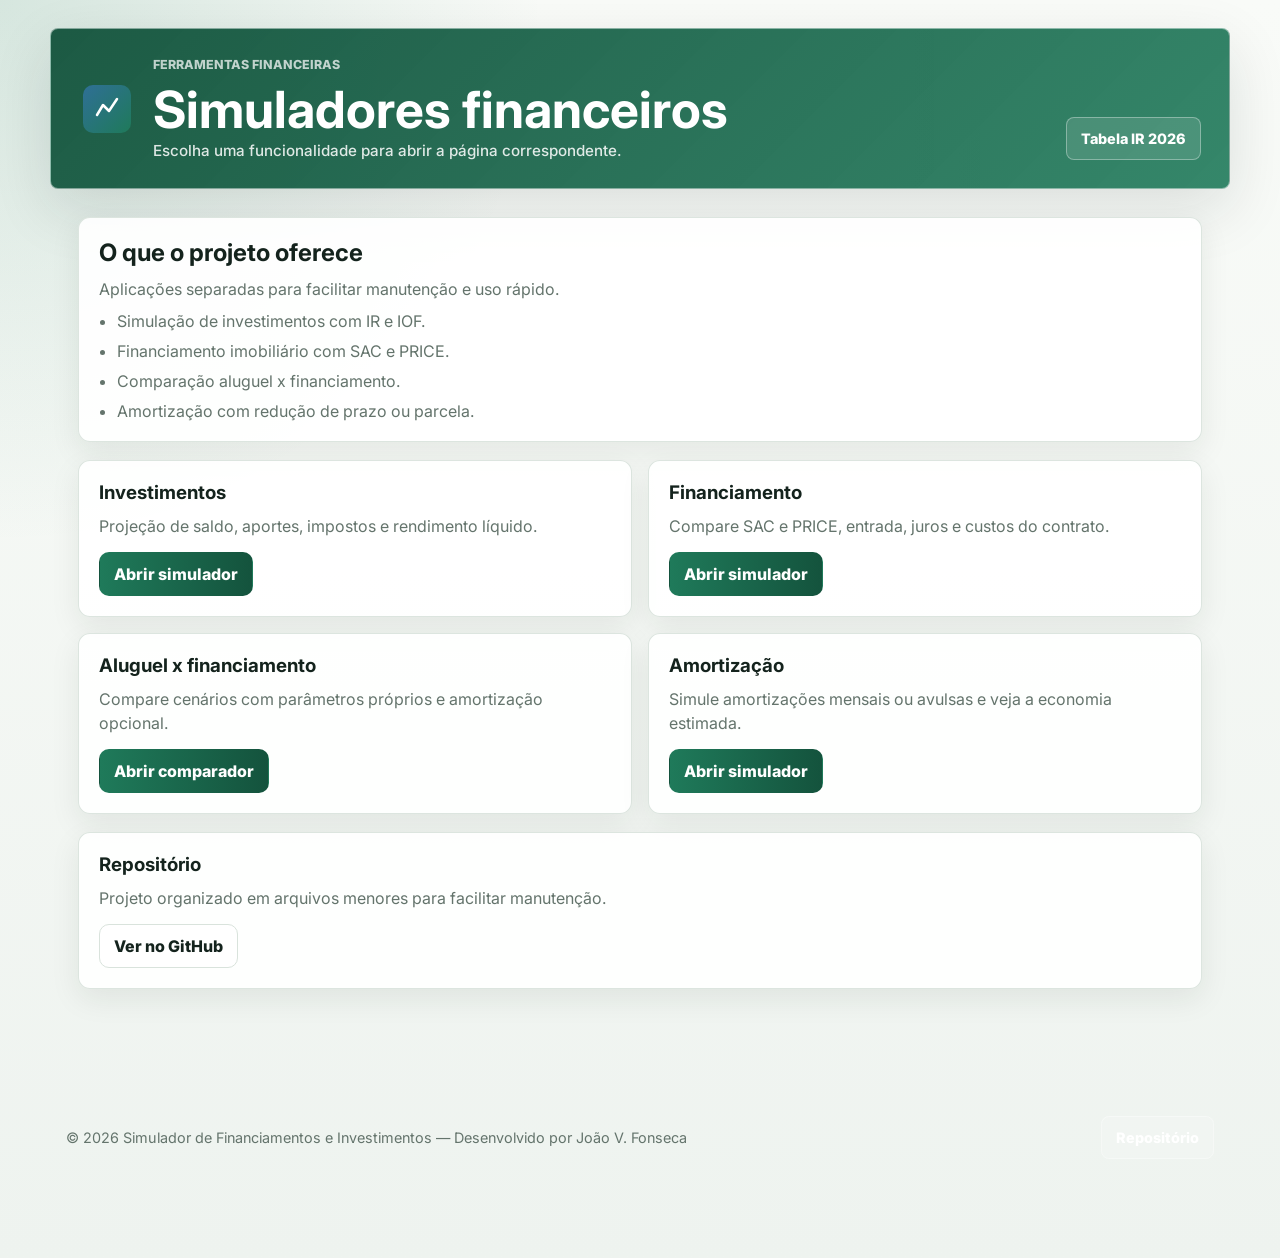
<file: index.html>
<!DOCTYPE html>
<html lang="pt-BR">
<head>
  <meta charset="UTF-8">
  <meta name="viewport" content="width=device-width, initial-scale=1.0">
  <title>Simuladores Financeiros</title>
  <meta name="description" content="Ferramentas para simular investimentos, financiamento, aluguel x financiamento e amortização.">
  <meta name="robots" content="index, follow">
  <link rel="canonical" href="https://joaovifonseca.github.io/simulador-investimentos-financiamentos/">
  <link rel="preconnect" href="https://fonts.googleapis.com">
  <link rel="preconnect" href="https://fonts.gstatic.com" crossorigin>
  <link href="https://fonts.googleapis.com/css2?family=Inter:wght@400;500;600;700;800&display=swap" rel="stylesheet">
  <link rel="stylesheet" href="page.css">
  <meta property="og:locale" content="pt_BR">
  <meta property="og:type" content="website">
  <meta property="og:title" content="Simuladores Financeiros">
  <meta property="og:description" content="Ferramentas para simular investimentos, financiamento, aluguel x financiamento e amortização.">
  <meta property="og:url" content="https://joaovifonseca.github.io/simulador-investimentos-financiamentos/">
  <meta property="og:image" content="https://joaovifonseca.github.io/simulador-investimentos-financiamentos/og-image.png">
  <meta name="twitter:card" content="summary_large_image">
  <meta name="twitter:title" content="Simuladores Financeiros">
  <meta name="twitter:description" content="Ferramentas para simular investimentos, financiamento, aluguel x financiamento e amortização.">
  <meta name="twitter:image" content="https://joaovifonseca.github.io/simulador-investimentos-financiamentos/og-image.png">
  <script type="application/ld+json">
  {
    "@context": "https://schema.org",
    "@type": "WebPage",
    "name": "Simuladores Financeiros",
    "description": "Ferramentas para simular investimentos, financiamento, aluguel x financiamento e amortização.",
    "url": "https://joaovifonseca.github.io/simulador-investimentos-financiamentos/",
    "inLanguage": "pt-BR",
    "isPartOf": {
      "@type": "WebSite",
      "name": "Simuladores Financeiros",
      "url": "https://joaovifonseca.github.io/simulador-investimentos-financiamentos/"
    }
  }
  </script>
  <style>
    .landing-hero {
      display: grid;
      gap: 18px;
      padding: 28px;
    }

    .landing-grid {
      display: grid;
      gap: 16px;
      grid-template-columns: repeat(2, minmax(0, 1fr));
    }

    .landing-card {
      background: rgba(255,255,255,.92);
      border: 1px solid rgba(217,227,220,.9);
      border-radius: 12px;
      box-shadow: var(--shadow-soft);
      padding: 20px;
      display: grid;
      gap: 10px;
    }

    .landing-card h2,
    .landing-card h3 {
      margin: 0;
    }

    .landing-card p {
      margin: 0;
      color: var(--muted);
      line-height: 1.5;
    }

    .landing-actions {
      display: flex;
      flex-wrap: wrap;
      gap: 10px;
      margin-top: 4px;
    }

    .hero-link {
      display: inline-flex;
      align-items: center;
      justify-content: center;
      min-height: 44px;
      padding: 0 14px;
      border-radius: 10px;
      text-decoration: none;
      font-weight: 800;
      border: 1px solid var(--line);
      color: var(--ink);
      background: #fff;
    }

    .hero-link.primary {
      background: linear-gradient(90deg, var(--accent), var(--accent-dark));
      color: #fff;
      border-color: transparent;
    }

    .feature-list {
      display: grid;
      gap: 10px;
      margin: 0;
      padding-left: 18px;
      color: var(--muted);
    }

    @media (max-width: 860px) {
      .landing-grid { grid-template-columns: 1fr; }
    }
  </style>
</head>
<body>
  <main class="app-shell">
    <header class="app-header">
      <div class="brand">
        <div class="logo" aria-hidden>
          <svg width="48" height="48" viewBox="0 0 48 48" fill="none" xmlns="http://www.w3.org/2000/svg">
            <rect width="48" height="48" rx="10" fill="url(#g)"/>
            <path d="M14 30L20 20L26 26L34 14" stroke="white" stroke-width="2.5" stroke-linecap="round" stroke-linejoin="round"/>
            <defs>
              <linearGradient id="g" x1="0" y1="0" x2="1" y2="1">
                <stop offset="0" stop-color="#2f6f96"/>
                <stop offset="1" stop-color="#1f7a5a"/>
              </linearGradient>
            </defs>
          </svg>
        </div>
        <div class="brand-text">
          <p class="eyebrow">Ferramentas financeiras</p>
          <h1>Simuladores financeiros</h1>
          <p class="tagline">Escolha uma funcionalidade para abrir a página correspondente.</p>
        </div>
      </div>
      <div class="header-actions">
        <a class="source-link" href="https://www.gov.br/receitafederal/pt-br/assuntos/meu-imposto-de-renda/tabelas/2026" target="_blank" rel="noreferrer">Tabela IR 2026</a>
      </div>
    </header>

    <section class="landing-hero">
      <div class="landing-card">
        <h2>O que o projeto oferece</h2>
        <p>Aplicações separadas para facilitar manutenção e uso rápido.</p>
        <ul class="feature-list">
          <li>Simulação de investimentos com IR e IOF.</li>
          <li>Financiamento imobiliário com SAC e PRICE.</li>
          <li>Comparação aluguel x financiamento.</li>
          <li>Amortização com redução de prazo ou parcela.</li>
        </ul>
      </div>

      <div class="landing-grid">
        <div class="landing-card">
          <h3>Investimentos</h3>
          <p>Projeção de saldo, aportes, impostos e rendimento líquido.</p>
          <div class="landing-actions">
            <a class="hero-link primary" href="investimentos.html">Abrir simulador</a>
          </div>
        </div>

        <div class="landing-card">
          <h3>Financiamento</h3>
          <p>Compare SAC e PRICE, entrada, juros e custos do contrato.</p>
          <div class="landing-actions">
            <a class="hero-link primary" href="financiamento.html">Abrir simulador</a>
          </div>
        </div>

        <div class="landing-card">
          <h3>Aluguel x financiamento</h3>
          <p>Compare cenários com parâmetros próprios e amortização opcional.</p>
          <div class="landing-actions">
            <a class="hero-link primary" href="aluguel-financiamento.html">Abrir comparador</a>
          </div>
        </div>

        <div class="landing-card">
          <h3>Amortização</h3>
          <p>Simule amortizações mensais ou avulsas e veja a economia estimada.</p>
          <div class="landing-actions">
            <a class="hero-link primary" href="amortizacao.html">Abrir simulador</a>
          </div>
        </div>
      </div>

      <div class="landing-card">
        <h3>Repositório</h3>
        <p>Projeto organizado em arquivos menores para facilitar manutenção.</p>
        <div class="landing-actions">
          <a class="hero-link" href="https://github.com/joaovifonseca/simulador-investimentos-financiamentos" target="_blank" rel="noreferrer">Ver no GitHub</a>
        </div>
      </div>
    </section>
  </main>
</body>
</html>
<!DOCTYPE html>
<!DOCTYPE html>
<html lang="pt-BR">
<head>
  <meta charset="UTF-8">
  <meta name="viewport" content="width=device-width, initial-scale=1.0">
  <title>Simuladores Financeiros</title>
  <link rel="preconnect" href="https://fonts.googleapis.com">
  <link rel="preconnect" href="https://fonts.gstatic.com" crossorigin>
  <link href="https://fonts.googleapis.com/css2?family=Inter:wght@400;500;600;700;800&display=swap" rel="stylesheet">
  <link rel="stylesheet" href="page.css">
  <meta name="description" content="Simulador de financiamentos e investimentos: calcule parcelas, compare SAC e PRICE, projete investimentos com IR e IOF, e visualize a evolução do saldo.">
  <meta name="robots" content="index, follow">
  <link rel="canonical" href="https://joaovifonseca.github.io/simulador-investimentos-financiamentos/">
  <meta name="author" content="(Seu nome ou time)">

  <!-- Open Graph / Social -->
  <meta property="og:locale" content="pt_BR">
  <meta property="og:type" content="website">
  <meta property="og:title" content="Simulador de Financiamentos e Investimentos">
  <meta property="og:description" content="Calcule financiamentos, amortizações e simule investimentos com IR e IOF. Compare SAC e PRICE e veja projeções mensais.">
  <meta property="og:url" content="https://joaovifonseca.github.io/simulador-investimentos-financiamentos/">
  <meta property="og:image" content="https://joaovifonseca.github.io/simulador-investimentos-financiamentos/og-image.png">

  <!-- Twitter -->
  <meta name="twitter:card" content="summary_large_image">
  <meta name="twitter:title" content="Simulador de Financiamentos e Investimentos">
  <meta name="twitter:description" content="Calcule financiamentos, amortizações e simule investimentos com IR e IOF.">
  <meta name="twitter:image" content="https://joaovifonseca.github.io/simulador-investimentos-financiamentos/og-image.png">

  <!-- Structured data (JSON-LD) -->
  <script type="application/ld+json">
  {
    "@context": "https://schema.org",
    "@type": "WebPage",
    "name": "Simulador de Financiamentos e Investimentos",
    "description": "Simulador para calcular financiamentos, amortizações, investimentos, IR e IOF; compare SAC e PRICE.",
    "url": "https://joaovifonseca.github.io/simulador-investimentos-financiamentos/",
    "inLanguage": "pt-BR",
    "isPartOf": {
      "@type": "WebSite",
      "name": "Simulador de Financiamentos e Investimentos",
      "url": "https://joaovifonseca.github.io/simulador-investimentos-financiamentos/"
    }
  }
  </script>
</head>
<body>
  <main class="app-shell">
   


  <footer class="site-footer" style="width:min(1180px,calc(100% - 32px));margin:28px auto 56px;color:var(--muted);font-size:0.9rem;">
    <div style="display:flex;justify-content:space-between;align-items:center;gap:12px;">
      <div>© 2026 Simulador de Financiamentos e Investimentos — Desenvolvido por João V. Fonseca</div>
      <div><a href="https://github.com/joaovifonseca/simulador-investimentos-financiamentos" target="_blank" rel="noreferrer" class="source-link">Repositório</a></div>
    </div>
  </footer>

  <script src="page.js"></script>
</body>
</html>
</file>
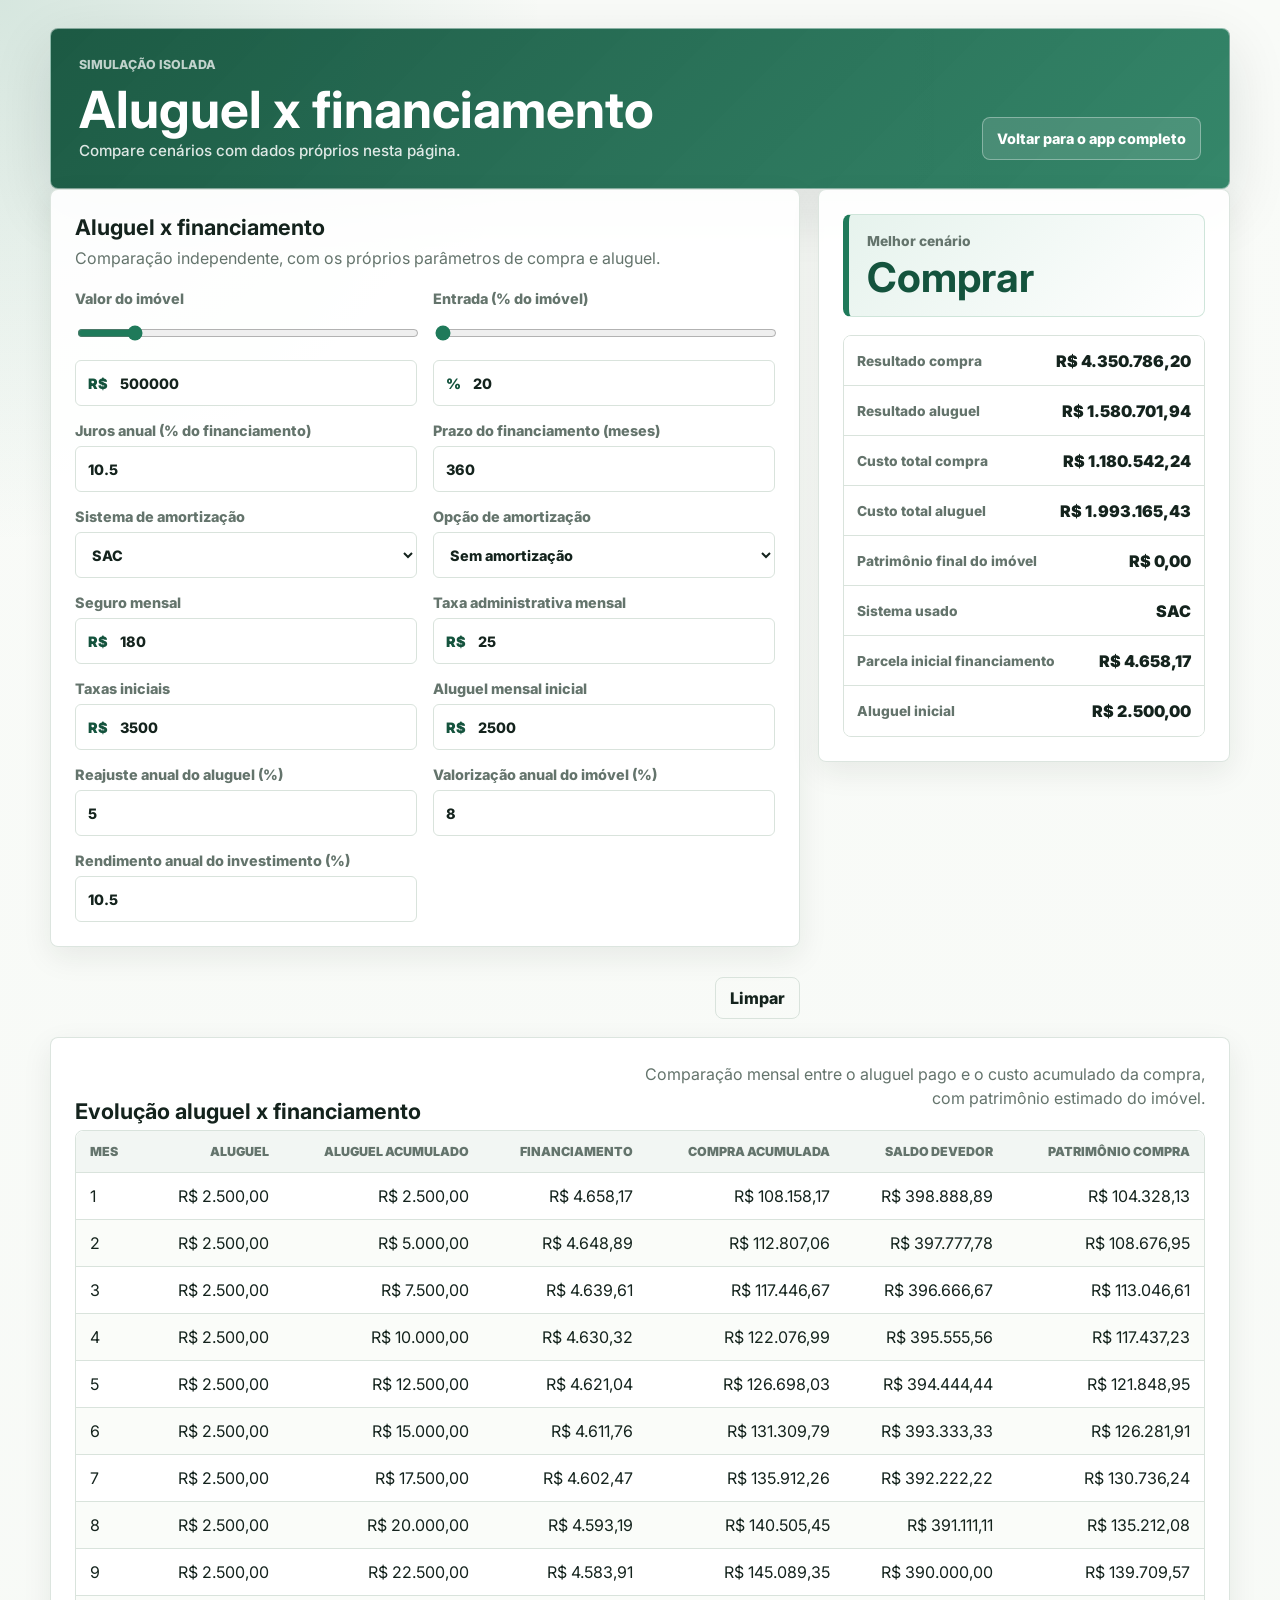
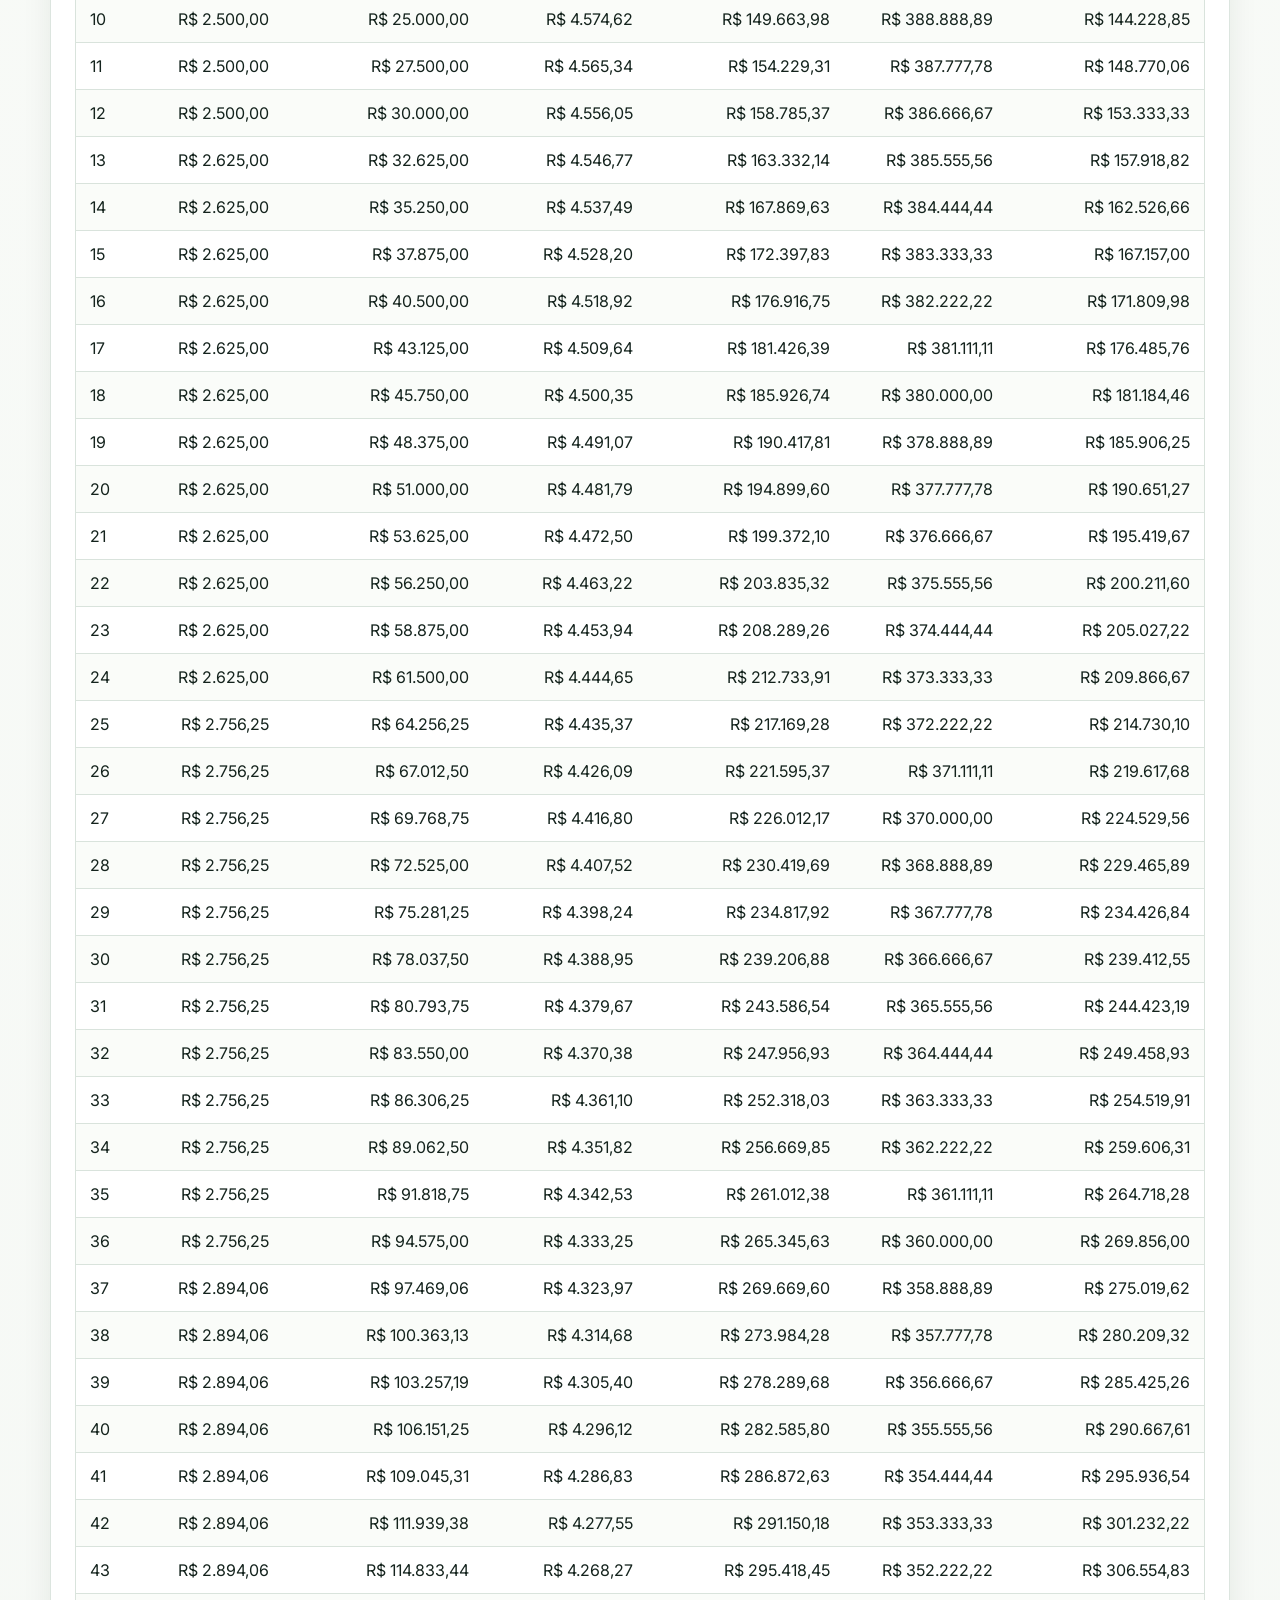
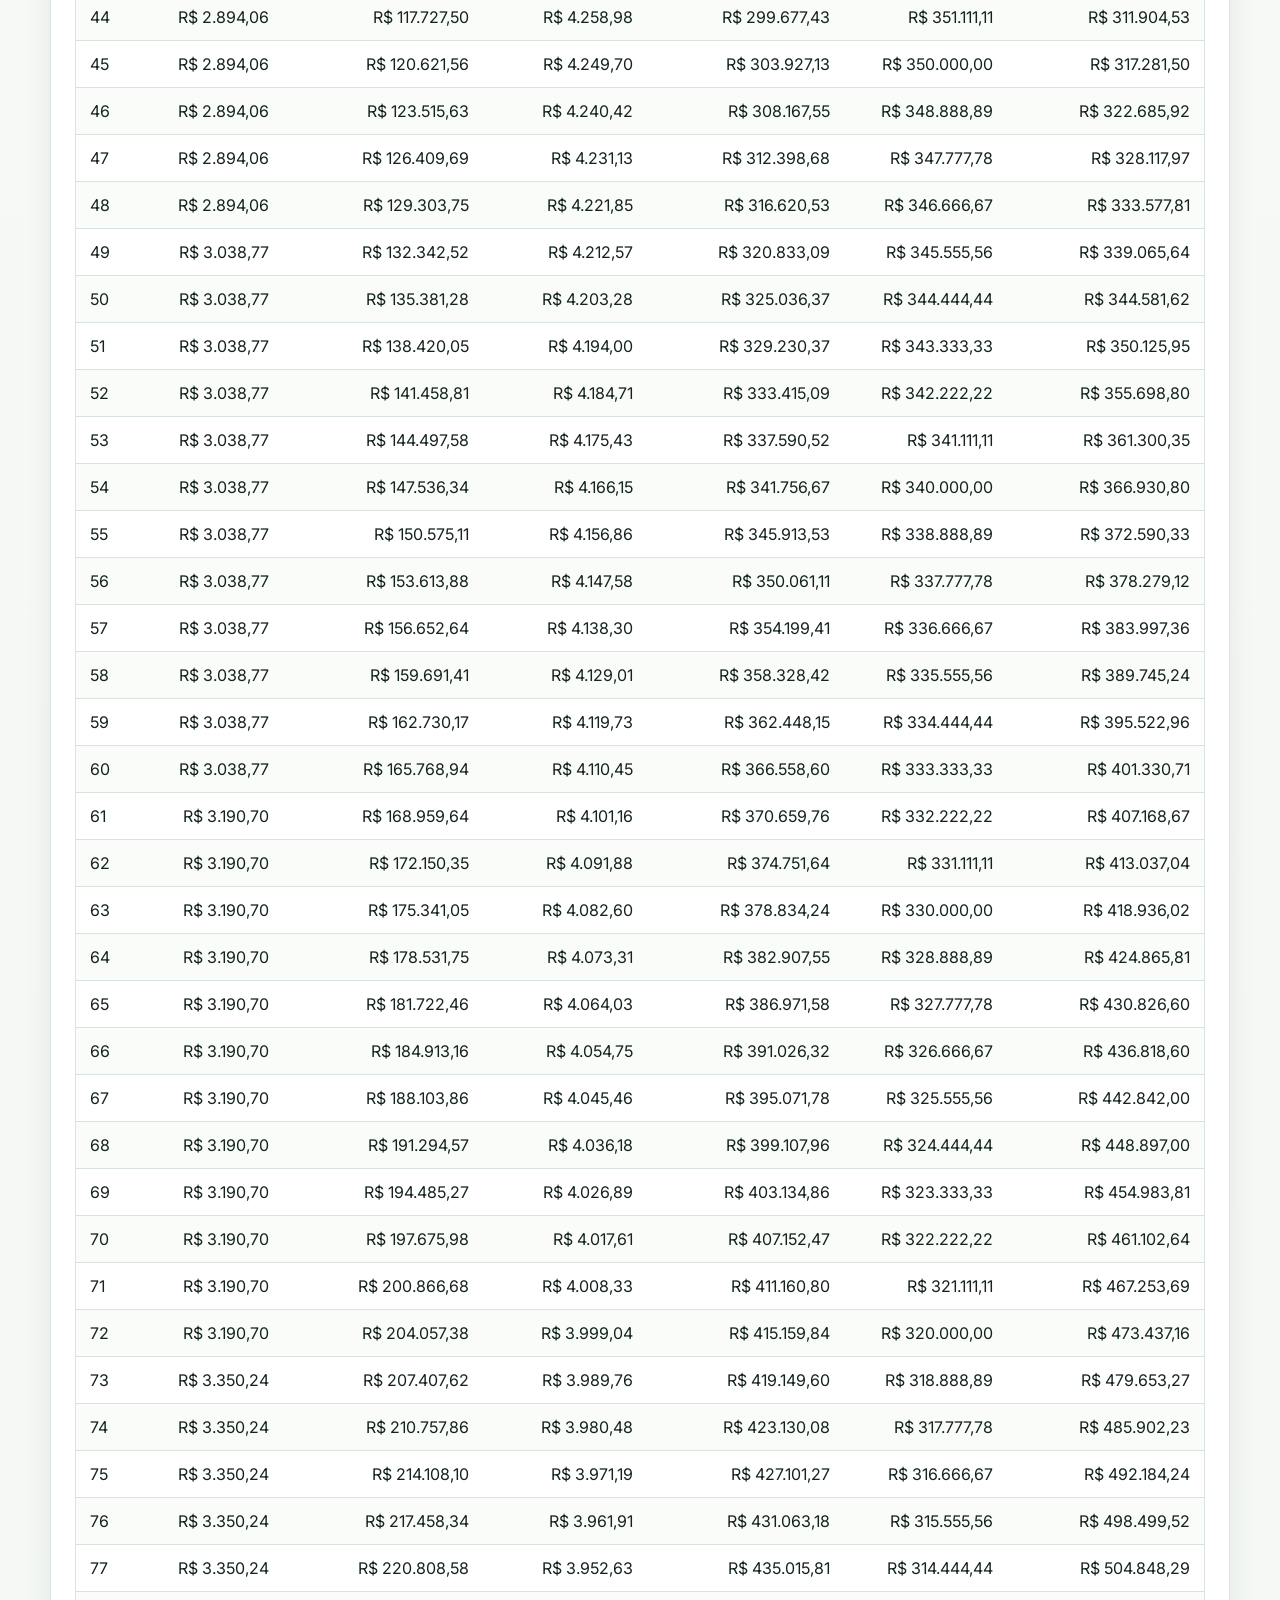
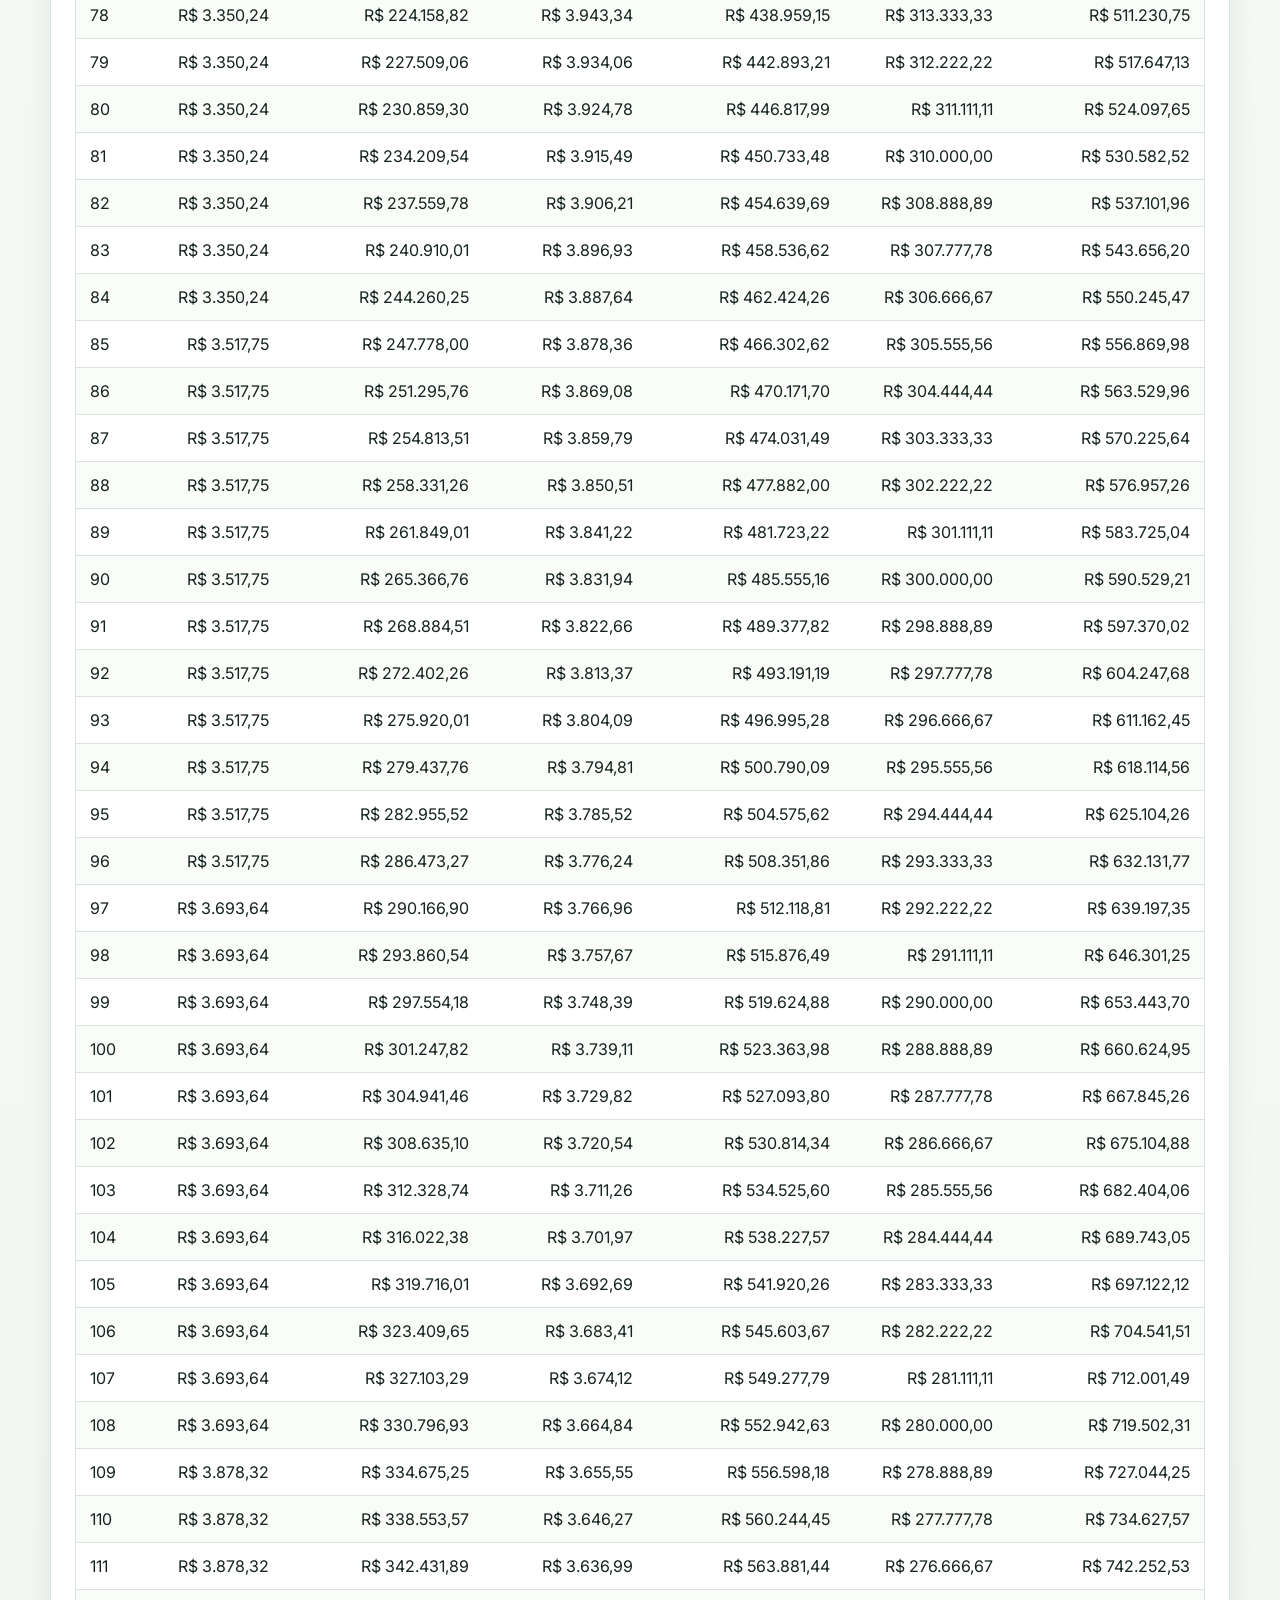
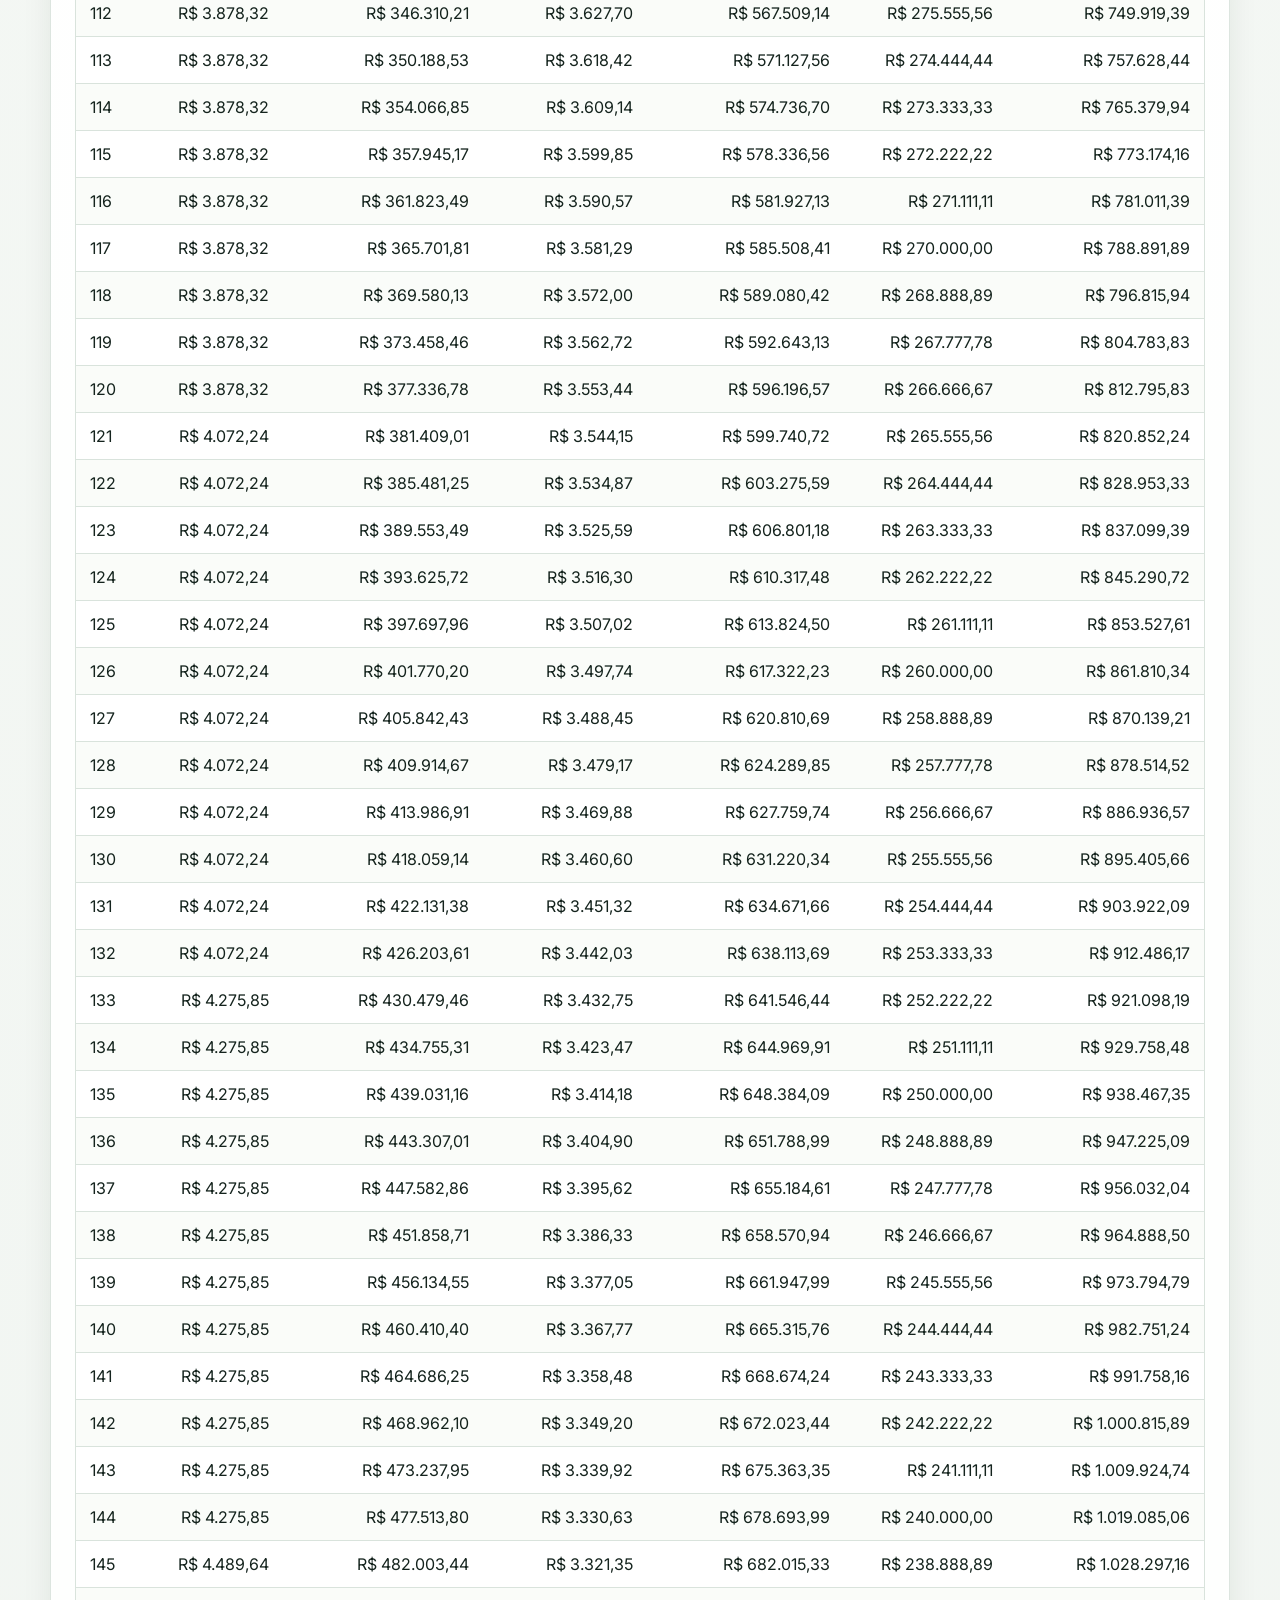
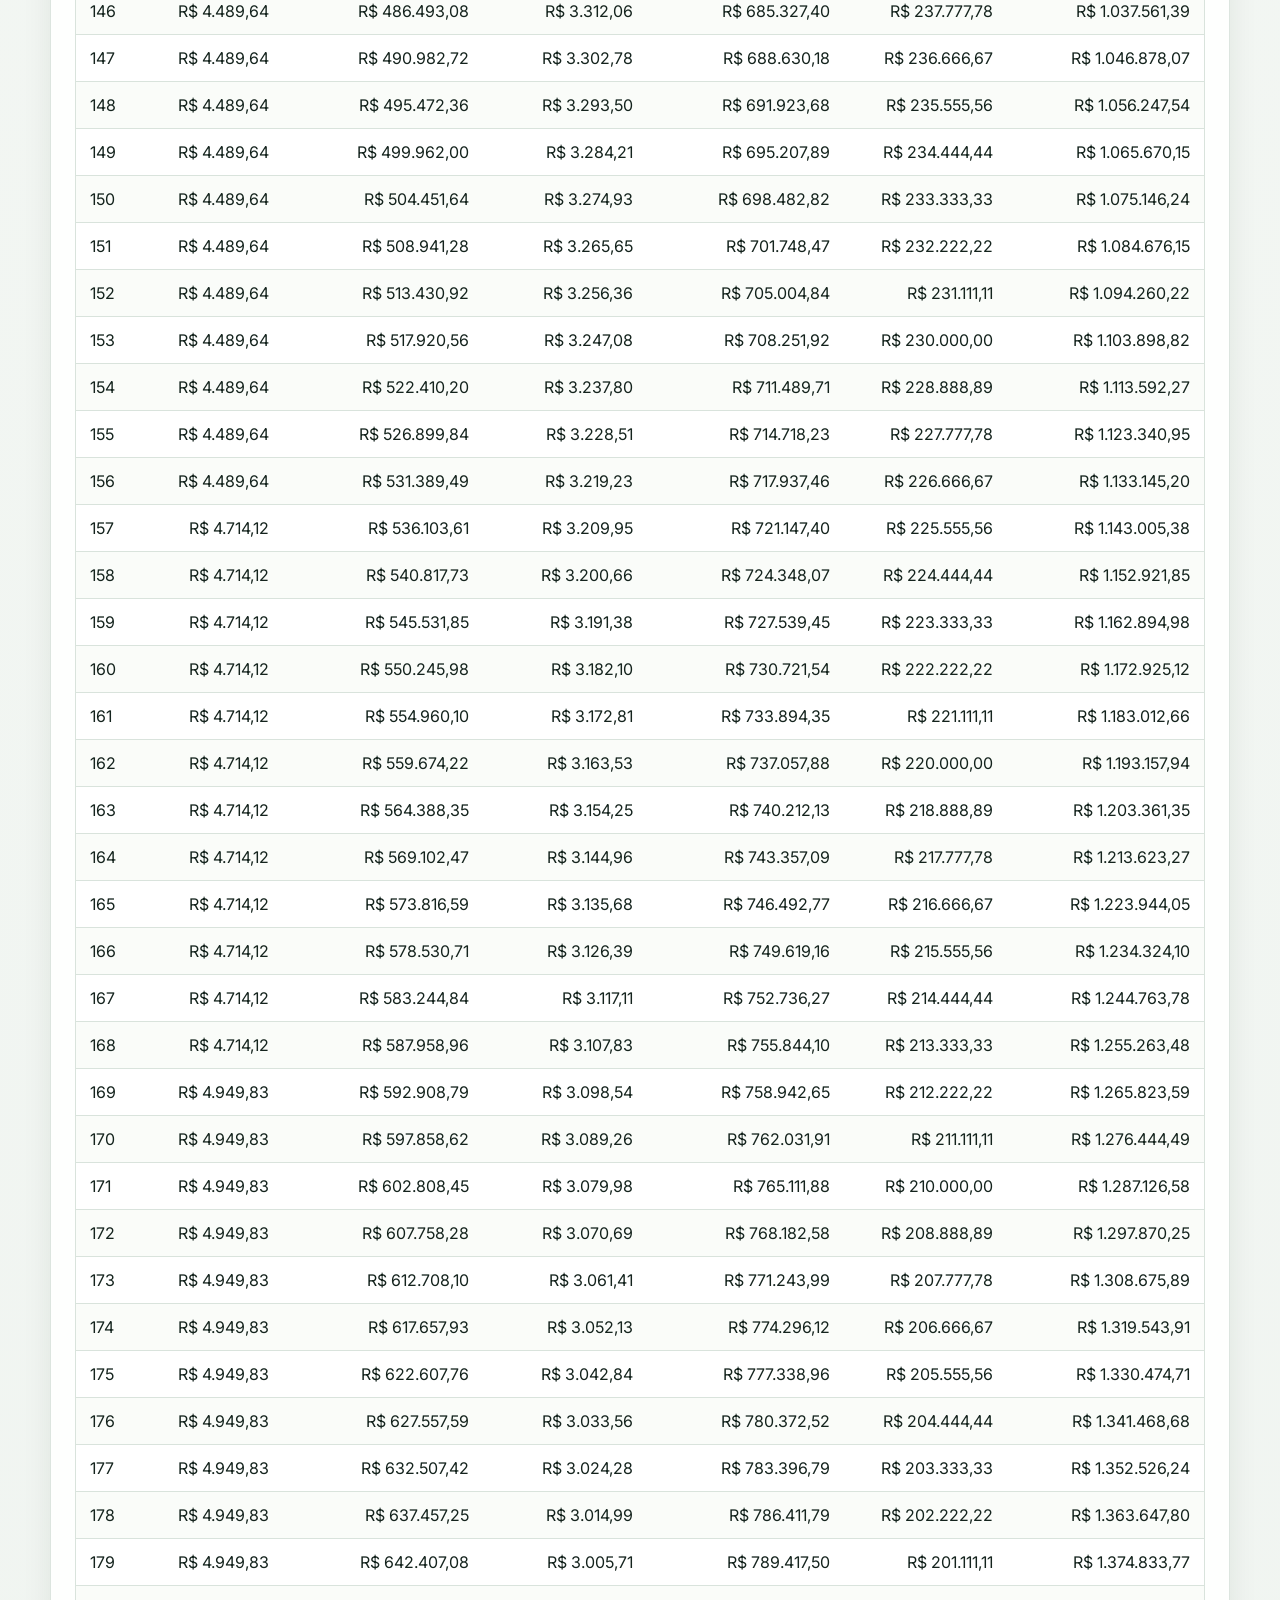
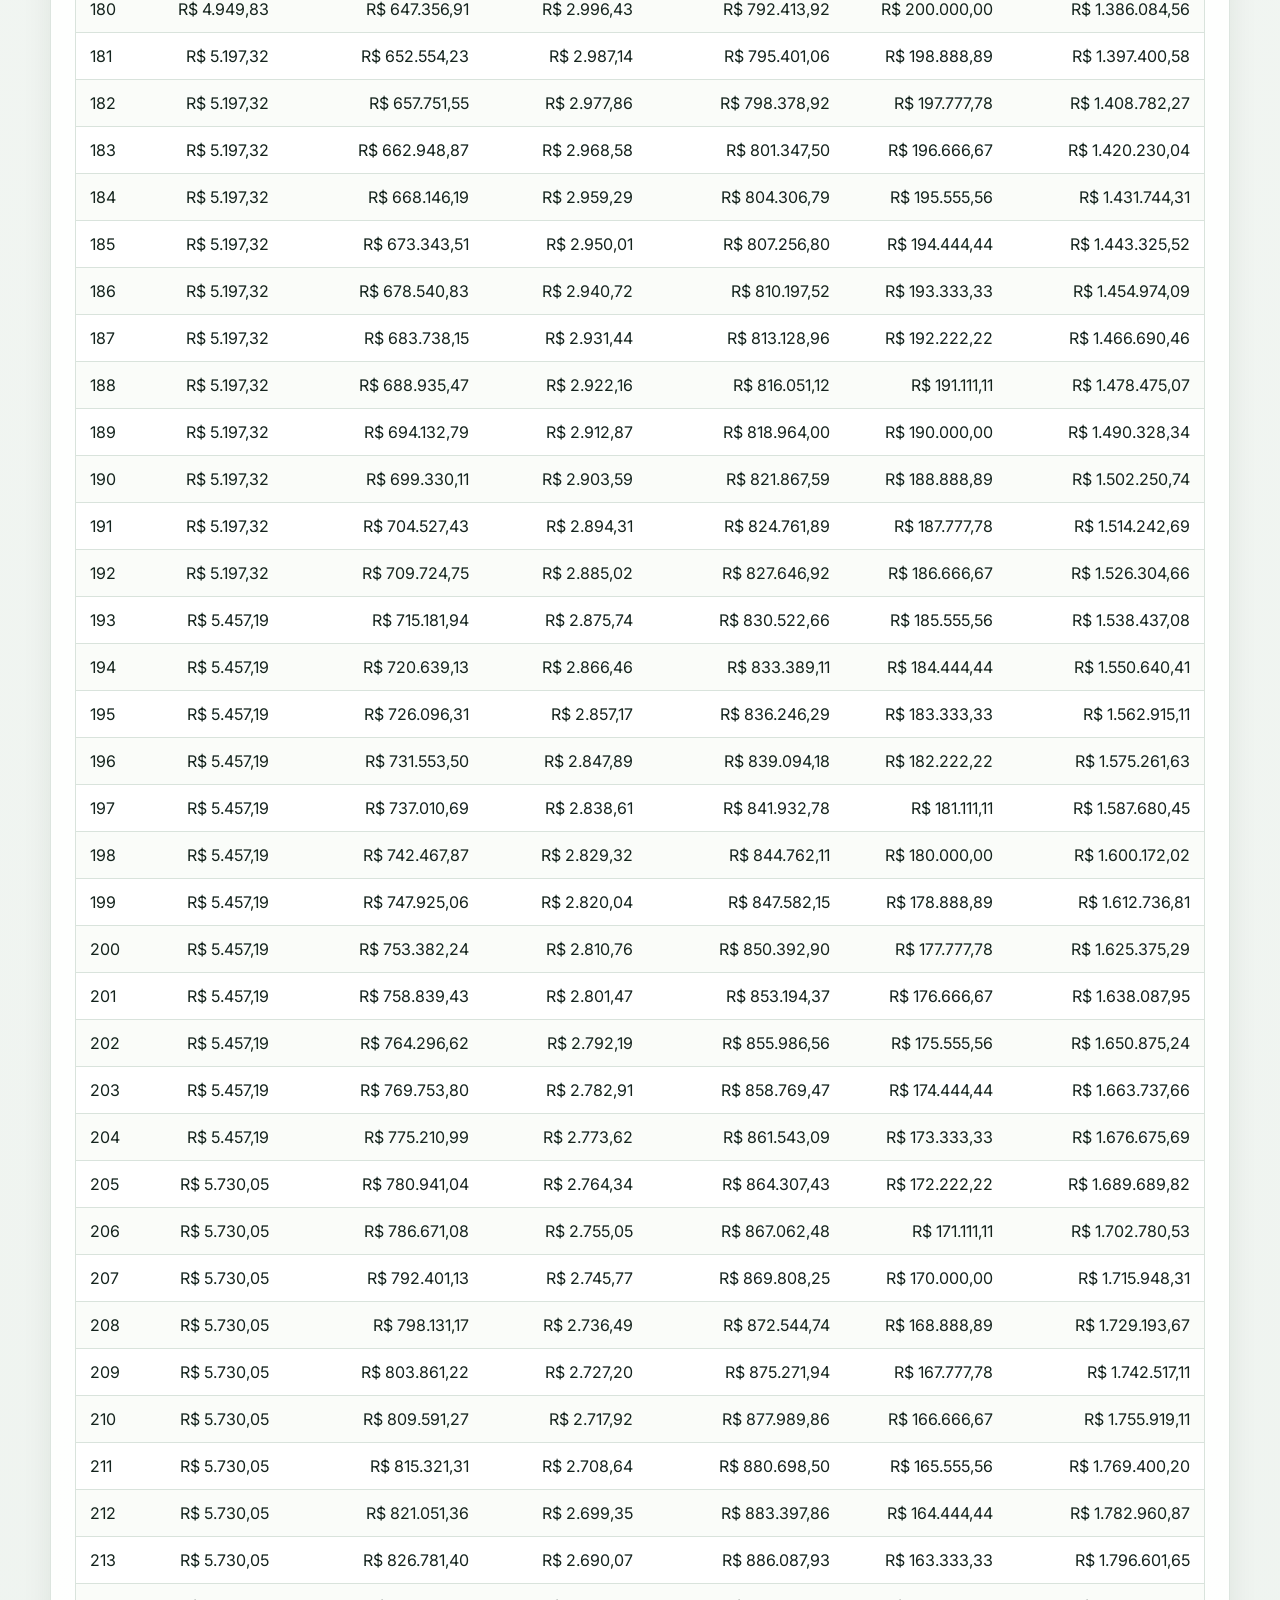
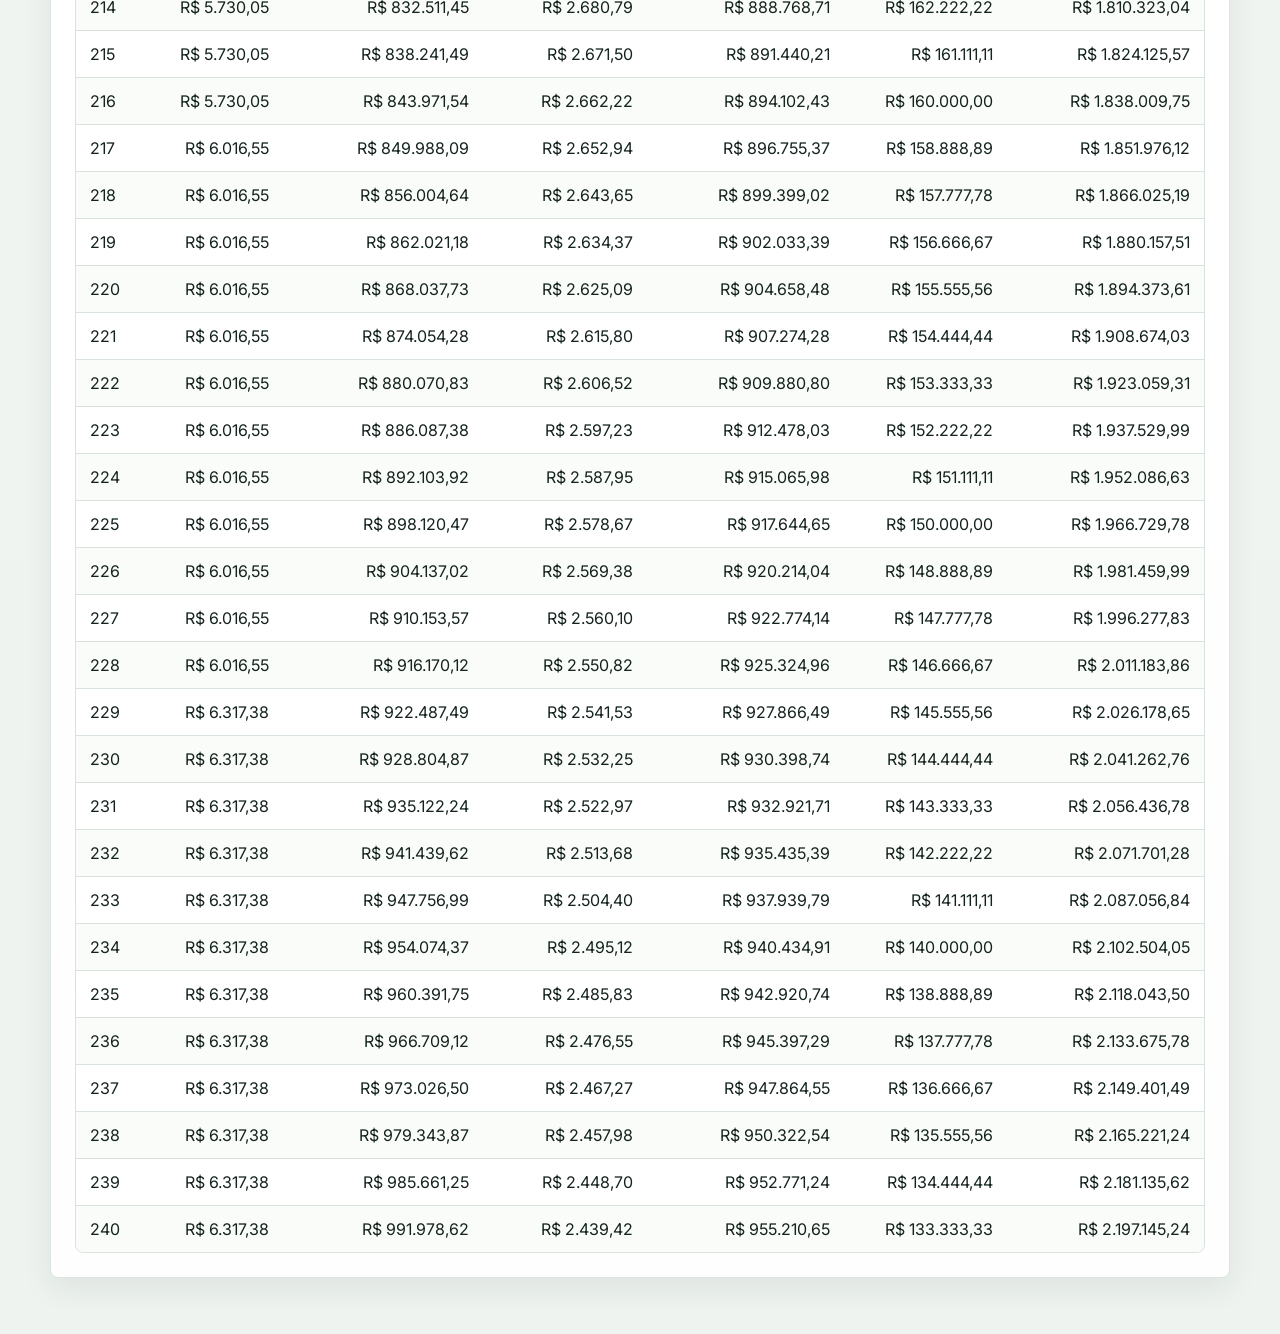
<file: aluguel-financiamento.html>
<!DOCTYPE html>
<html lang="pt-BR">
<head>
  <meta charset="UTF-8">
  <meta name="viewport" content="width=device-width, initial-scale=1.0">
  <title>Aluguel x Financiamento</title>
  <link rel="preconnect" href="https://fonts.googleapis.com">
  <link rel="preconnect" href="https://fonts.gstatic.com" crossorigin>
  <link href="https://fonts.googleapis.com/css2?family=Inter:wght@400;500;600;700;800&display=swap" rel="stylesheet">
  <link rel="stylesheet" href="page.css">
</head>
<body>
  <main class="app-shell">
    <header class="app-header">
      <div class="brand">
        <div class="brand-text">
          <p class="eyebrow">Simulação isolada</p>
          <h1>Aluguel x financiamento</h1>
          <p class="tagline">Compare cenários com dados próprios nesta página.</p>
        </div>
      </div>
      <div class="header-actions">
        <a class="source-link" href="index.html">Voltar para o app completo</a>
      </div>
    </header>

    <section class="tab-view active" id="rent-buy">
      <form class="calculator" id="rent-buy-form">
        <div class="form-panel">
          <div class="section-title">
            <h2>Aluguel x financiamento</h2>
            <p>Comparação independente, com os próprios parâmetros de compra e aluguel.</p>
          </div>

          <div class="field-grid">
            <label>
              Valor do imóvel
              <div class="range-field">
                <input type="range" id="rentBuyPropertyValueRange" min="50000" max="3000000" step="10000" value="500000">
                <span class="money-input"><span>R$</span><input type="number" id="rentBuyPropertyValue" min="0" step="1000" inputmode="decimal" placeholder="Ex: 500000" value="500000"></span>
              </div>
            </label>
            <label>
              Entrada (% do imóvel)
              <div class="range-field">
                <input type="range" id="rentBuyDownPaymentPercentRange" min="20" max="100" step="1" value="20">
                <span class="money-input"><span>%</span><input type="number" id="rentBuyDownPaymentPercent" min="20" max="100" step="1" inputmode="decimal" placeholder="Ex: 20" value="20"></span>
              </div>
            </label>
            <label>
              Juros anual (% do financiamento)
              <input type="number" id="rentBuyMortgageAnnualRate" min="0" step="0.01" inputmode="decimal" placeholder="Ex: 10.5" value="10.5">
            </label>
            <label>
              Prazo do financiamento (meses)
              <input type="number" id="rentBuyMortgageTerm" min="1" step="1" inputmode="numeric" placeholder="Ex: 360" value="360">
            </label>
            <label>
              Sistema de amortização
              <select id="rentBuyMortgageSystem">
                <option value="sac">SAC</option>
                <option value="price">PRICE</option>
              </select>
            </label>
            <label>
              Opção de amortização
              <select id="rentBuyAmortizationType">
                <option value="none">Sem amortização</option>
                <option value="monthly">Amortização mensal</option>
                <option value="oneTime">Amortização avulsa</option>
              </select>
            </label>
            <label class="rentbuy-amortization-option hidden" data-rentbuy-amortization-group="monthly">
              Amortização extra mensal
              <span class="money-input"><span>R$</span><input type="number" id="rentBuyMonthlyExtraAmortization" min="0" step="100" inputmode="decimal" placeholder="Ex: 1000" value="1000"></span>
            </label>
            <label class="rentbuy-amortization-option hidden" data-rentbuy-amortization-group="monthly">
              Começar no mês
              <input type="number" id="rentBuyExtraStartMonth" min="1" step="1" inputmode="numeric" placeholder="Ex: 1" value="1">
            </label>
            <label class="rentbuy-amortization-option hidden" data-rentbuy-amortization-group="oneTime">
              Amortização avulsa
              <span class="money-input"><span>R$</span><input type="number" id="rentBuyOneTimeAmortization" min="0" step="100" inputmode="decimal" placeholder="Ex: 20000" value="20000"></span>
            </label>
            <label class="rentbuy-amortization-option hidden" data-rentbuy-amortization-group="oneTime">
              Mês da amortização avulsa
              <input type="number" id="rentBuyOneTimeMonth" min="1" step="1" inputmode="numeric" placeholder="Ex: 12" value="12">
            </label>
            <label>
              Seguro mensal
              <span class="money-input"><span>R$</span><input type="number" id="rentBuyMonthlyInsurance" min="0" step="10" inputmode="decimal" placeholder="Ex: 180" value="180"></span>
            </label>
            <label>
              Taxa administrativa mensal
              <span class="money-input"><span>R$</span><input type="number" id="rentBuyMonthlyAdminFee" min="0" step="5" inputmode="decimal" placeholder="Ex: 25" value="25"></span>
            </label>
            <label>
              Taxas iniciais
              <span class="money-input"><span>R$</span><input type="number" id="rentBuyUpfrontBankFees" min="0" step="100" inputmode="decimal" placeholder="Ex: 3500" value="3500"></span>
            </label>
            <label>
              Aluguel mensal inicial
              <span class="money-input"><span>R$</span><input type="number" id="rentMonthly" min="0" step="50" inputmode="decimal" placeholder="Ex: 2500" value="2500"></span>
            </label>
            <label>
              Reajuste anual do aluguel (%)
              <input type="number" id="rentAnnualIncrease" min="0" step="0.1" inputmode="decimal" placeholder="Ex: 5" value="5">
            </label>
            <label>
              Valorização anual do imóvel (%)
              <input type="number" id="propertyAppreciationAnnual" min="0" step="0.1" inputmode="decimal" placeholder="Ex: 8" value="8">
            </label>
            <label>
              Rendimento anual do investimento (%)
              <input type="number" id="rentBuyInvestmentAnnualRate" min="0" step="0.1" inputmode="decimal" placeholder="Ex: 10.5" value="10.5">
            </label>
          </div>
        </div>

        <aside class="result-panel">
          <div class="metric primary">
            <span>Melhor cenário</span>
            <strong id="rentBuyWinner" role="status" aria-live="polite">—</strong>
          </div>
          <div class="metric-list">
            <div><span>Resultado compra</span><strong id="rentBuyPurchaseNet">R$ 0,00</strong></div>
            <div><span>Resultado aluguel</span><strong id="rentBuyRentNet">R$ 0,00</strong></div>
            <div><span>Custo total compra</span><strong id="rentBuyPurchaseCost">R$ 0,00</strong></div>
            <div><span>Custo total aluguel</span><strong id="rentBuyRentCost">R$ 0,00</strong></div>
            <div><span>Patrimônio final do imóvel</span><strong id="rentBuyPropertyValue">R$ 0,00</strong></div>
            <div><span>Sistema usado</span><strong id="rentBuySystemUsed">—</strong></div>
            <div><span>Parcela inicial financiamento</span><strong id="rentBuyFirstPayment">R$ 0,00</strong></div>
            <div><span>Aluguel inicial</span><strong id="rentBuyFirstRent">R$ 0,00</strong></div>
          </div>
        </aside>
        <div class="controls-row">
          <button type="reset" class="btn btn-secondary">Limpar</button>
        </div>
      </form>

      <div class="schedule-panel">
        <div class="section-title compact">
          <h2>Evolução aluguel x financiamento</h2>
          <p>Comparação mensal entre o aluguel pago e o custo acumulado da compra, com patrimônio estimado do imóvel.</p>
        </div>
        <div class="table-wrap">
          <table>
            <thead>
              <tr>
                <th>Mes</th>
                <th>Aluguel</th>
                <th>Aluguel acumulado</th>
                <th>Financiamento</th>
                <th>Compra acumulada</th>
                <th>Saldo devedor</th>
                <th>Patrimônio compra</th>
              </tr>
            </thead>
            <tbody id="rentBuyRows"></tbody>
          </table>
        </div>
      </div>
    </section>
  </main>
  <script src="simulator-utils.js"></script>
  <script src="aluguel-financiamento.js"></script>
</body>
</html>
</file>
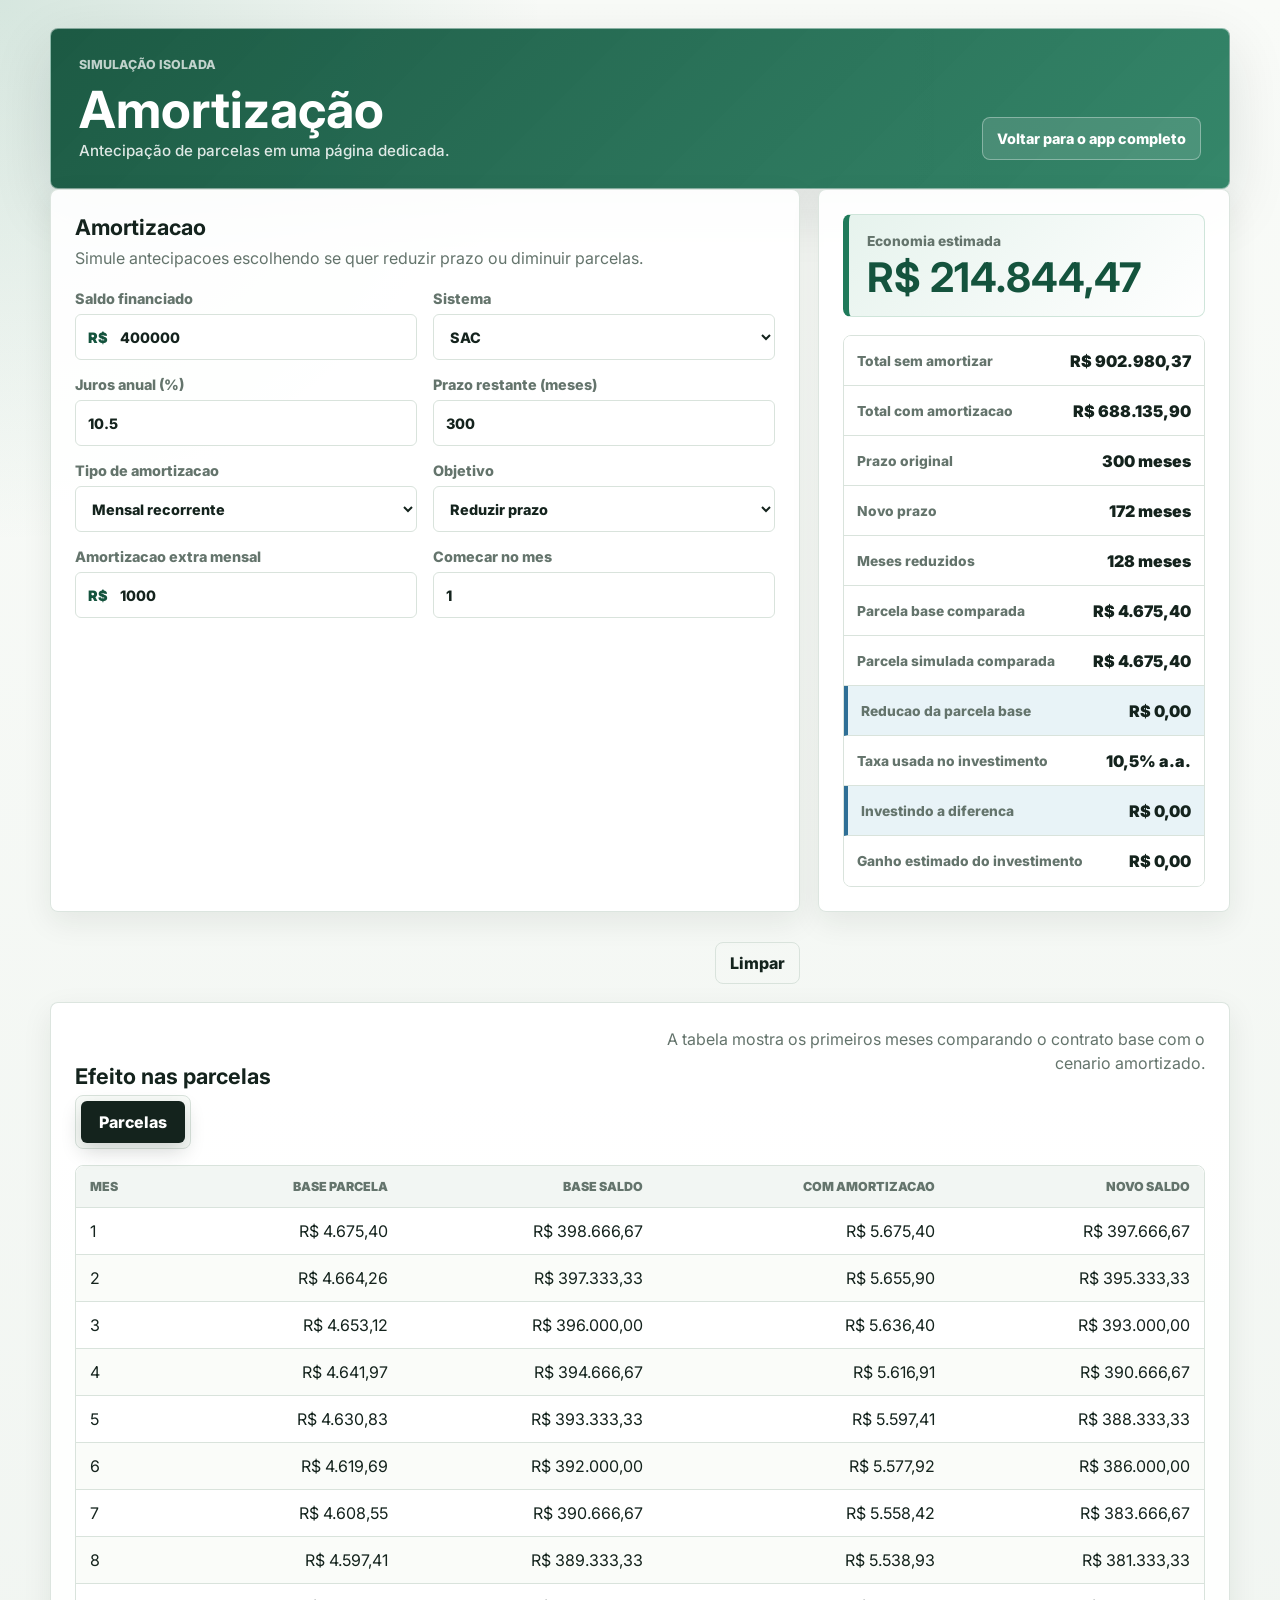
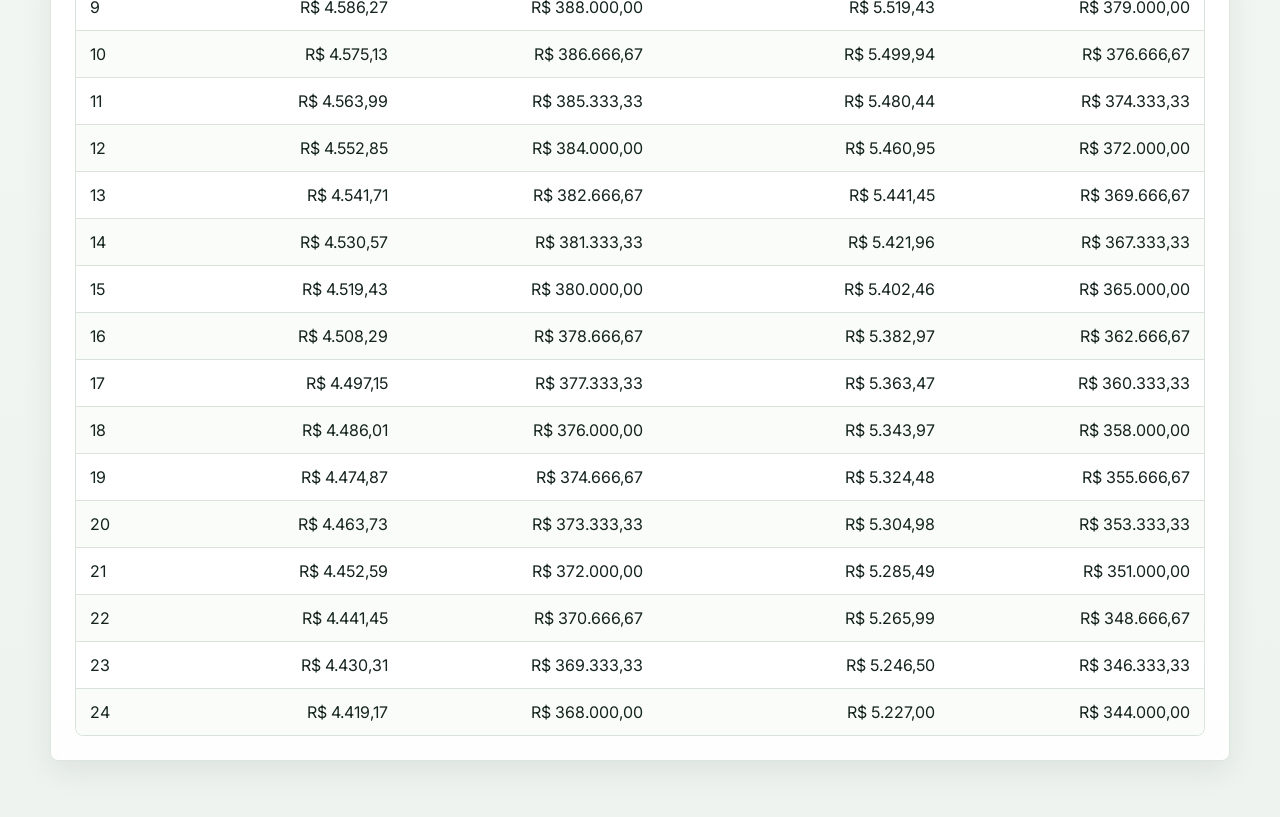
<file: amortizacao.html>
<!DOCTYPE html>
<html lang="pt-BR">
<head>
  <meta charset="UTF-8">
  <meta name="viewport" content="width=device-width, initial-scale=1.0">
  <title>Amortização</title>
  <link rel="preconnect" href="https://fonts.googleapis.com">
  <link rel="preconnect" href="https://fonts.gstatic.com" crossorigin>
  <link href="https://fonts.googleapis.com/css2?family=Inter:wght@400;500;600;700;800&display=swap" rel="stylesheet">
  <link rel="stylesheet" href="page.css">
</head>
<body>
  <main class="app-shell">
    <header class="app-header">
      <div class="brand">
        <div class="brand-text">
          <p class="eyebrow">Simulação isolada</p>
          <h1>Amortização</h1>
          <p class="tagline">Antecipação de parcelas em uma página dedicada.</p>
        </div>
      </div>
      <div class="header-actions">
        <a class="source-link" href="index.html">Voltar para o app completo</a>
      </div>
    </header>

    <section class="tab-view active" id="amortization">
      <form class="calculator" id="amortization-form">
        <div class="form-panel">
          <div class="section-title">
            <h2>Amortizacao</h2>
            <p>Simule antecipacoes escolhendo se quer reduzir prazo ou diminuir parcelas.</p>
          </div>
          <div class="field-grid">
            <label>
              Saldo financiado
              <span class="money-input"><span>R$</span><input type="number" id="amortizationPrincipal" min="0" step="1000" inputmode="decimal" placeholder="Ex: 400000" value="400000"></span>
            </label>
            <label>
              Sistema
              <select id="amortizationMethod">
                <option value="sac">SAC</option>
                <option value="price">PRICE</option>
              </select>
            </label>
            <label>
              Juros anual (%)
              <input type="number" id="amortizationAnnualRate" min="0" step="0.01" inputmode="decimal" placeholder="Ex: 10.5" value="10.5">
            </label>
            <label>
              Prazo restante (meses)
              <input type="number" id="amortizationTerm" min="1" step="1" inputmode="numeric" placeholder="Ex: 300" value="300">
            </label>
            <label>
              Tipo de amortizacao
              <select id="amortizationType">
                <option value="monthly">Mensal recorrente</option>
                <option value="oneTime">Avulsa unica</option>
              </select>
            </label>
            <label>
              Objetivo
              <select id="amortizationGoal">
                <option value="term">Reduzir prazo</option>
                <option value="payment">Reduzir valor da parcela</option>
              </select>
            </label>
            <label class="amortization-option" data-amortization-group="monthly">
              Amortizacao extra mensal
              <span class="money-input"><span>R$</span><input type="number" id="monthlyExtraAmortization" min="0" step="100" inputmode="decimal" placeholder="Ex: 1000" value="1000"></span>
            </label>
            <label class="amortization-option" data-amortization-group="monthly">
              Comecar no mes
              <input type="number" id="extraStartMonth" min="1" step="1" inputmode="numeric" placeholder="Ex: 1" value="1">
            </label>
            <label class="amortization-option hidden" data-amortization-group="oneTime">
              Amortizacao avulsa
              <span class="money-input"><span>R$</span><input type="number" id="oneTimeAmortization" min="0" step="100" inputmode="decimal" placeholder="Ex: 20000" value="20000"></span>
            </label>
            <label class="amortization-option hidden" data-amortization-group="oneTime">
              Mes da amortizacao avulsa
              <input type="number" id="oneTimeMonth" min="1" step="1" inputmode="numeric" placeholder="Ex: 12" value="12">
            </label>
            <label class="checkbox-field payment-goal-option hidden">
              <span>
                <input type="checkbox" id="investPaymentDifference">
                Investiria o restante da parcela?
              </span>
            </label>
            <label class="investment-option payment-goal-option hidden">
              Taxa de investimento (%)
              <input type="number" id="amortizationInvestmentRate" min="0" step="0.01" inputmode="decimal" placeholder="Ex: 11.25">
            </label>
          </div>
        </div>

        <aside class="result-panel">
          <div class="metric primary">
            <span>Economia estimada</span>
            <strong id="amortizationSavings" role="status" aria-live="polite">R$ 0,00</strong>
          </div>
          <div class="metric-list">
            <div><span>Total sem amortizar</span><strong id="baseAmortizationTotal">R$ 0,00</strong></div>
            <div><span>Total com amortizacao</span><strong id="extraAmortizationTotal">R$ 0,00</strong></div>
            <div><span>Prazo original</span><strong id="baseAmortizationMonths">0 meses</strong></div>
            <div><span>Novo prazo</span><strong id="extraAmortizationMonths">0 meses</strong></div>
            <div><span>Meses reduzidos</span><strong id="monthsSaved">0</strong></div>
            <div><span>Parcela base comparada</span><strong id="baseFirstPayment">R$ 0,00</strong></div>
            <div><span>Parcela simulada comparada</span><strong id="extraFirstPayment">R$ 0,00</strong></div>
            <div class="highlight-row"><span>Reducao da parcela base</span><strong id="paymentReduction">R$ 0,00</strong></div>
            <div class="investment-result hidden"><span>Taxa usada no investimento</span><strong id="investmentDifferenceRate">0% a.a.</strong></div>
            <div class="highlight-row investment-result hidden"><span>Investindo a diferenca</span><strong id="investedPaymentDifference">R$ 0,00</strong></div>
            <div class="investment-result hidden"><span>Ganho estimado do investimento</span><strong id="investmentDifferenceProfit">R$ 0,00</strong></div>
          </div>
        </aside>
        <div class="controls-row">
          <button type="reset" class="btn btn-secondary">Limpar</button>
        </div>
      </form>

      <div class="schedule-panel">
        <div class="section-title compact">
          <h2>Efeito nas parcelas</h2>
          <p>A tabela mostra os primeiros meses comparando o contrato base com o cenario amortizado.</p>
        </div>
        <nav class="sub-tabs" aria-label="Detalhes da amortizacao">
          <button class="sub-tab-button active" type="button" data-sub-tab="amortization-table">Parcelas</button>
          <button class="sub-tab-button investment-sub-tab hidden" type="button" data-sub-tab="amortization-investment-table">Investimento da diferenca</button>
        </nav>
        <div class="sub-tab-view active" id="amortization-table">
          <div class="table-wrap">
            <table>
              <thead>
                <tr>
                  <th>Mes</th>
                  <th>Base parcela</th>
                  <th>Base saldo</th>
                  <th>Com amortizacao</th>
                  <th>Novo saldo</th>
                </tr>
              </thead>
              <tbody id="amortizationRows"></tbody>
            </table>
          </div>
        </div>
        <div class="sub-tab-view" id="amortization-investment-table">
          <div class="table-wrap">
            <table>
              <thead>
                <tr>
                  <th>Mes</th>
                  <th>Diferenca investida</th>
                  <th>Total aportado</th>
                  <th>Saldo investido</th>
                  <th>Ganho estimado</th>
                </tr>
              </thead>
              <tbody id="amortizationInvestmentRows"></tbody>
            </table>
          </div>
        </div>
      </div>
    </section>
  </main>
  <script src="simulator-utils.js"></script>
  <script src="amortizacao.js"></script>
</body>
</html>
</file>
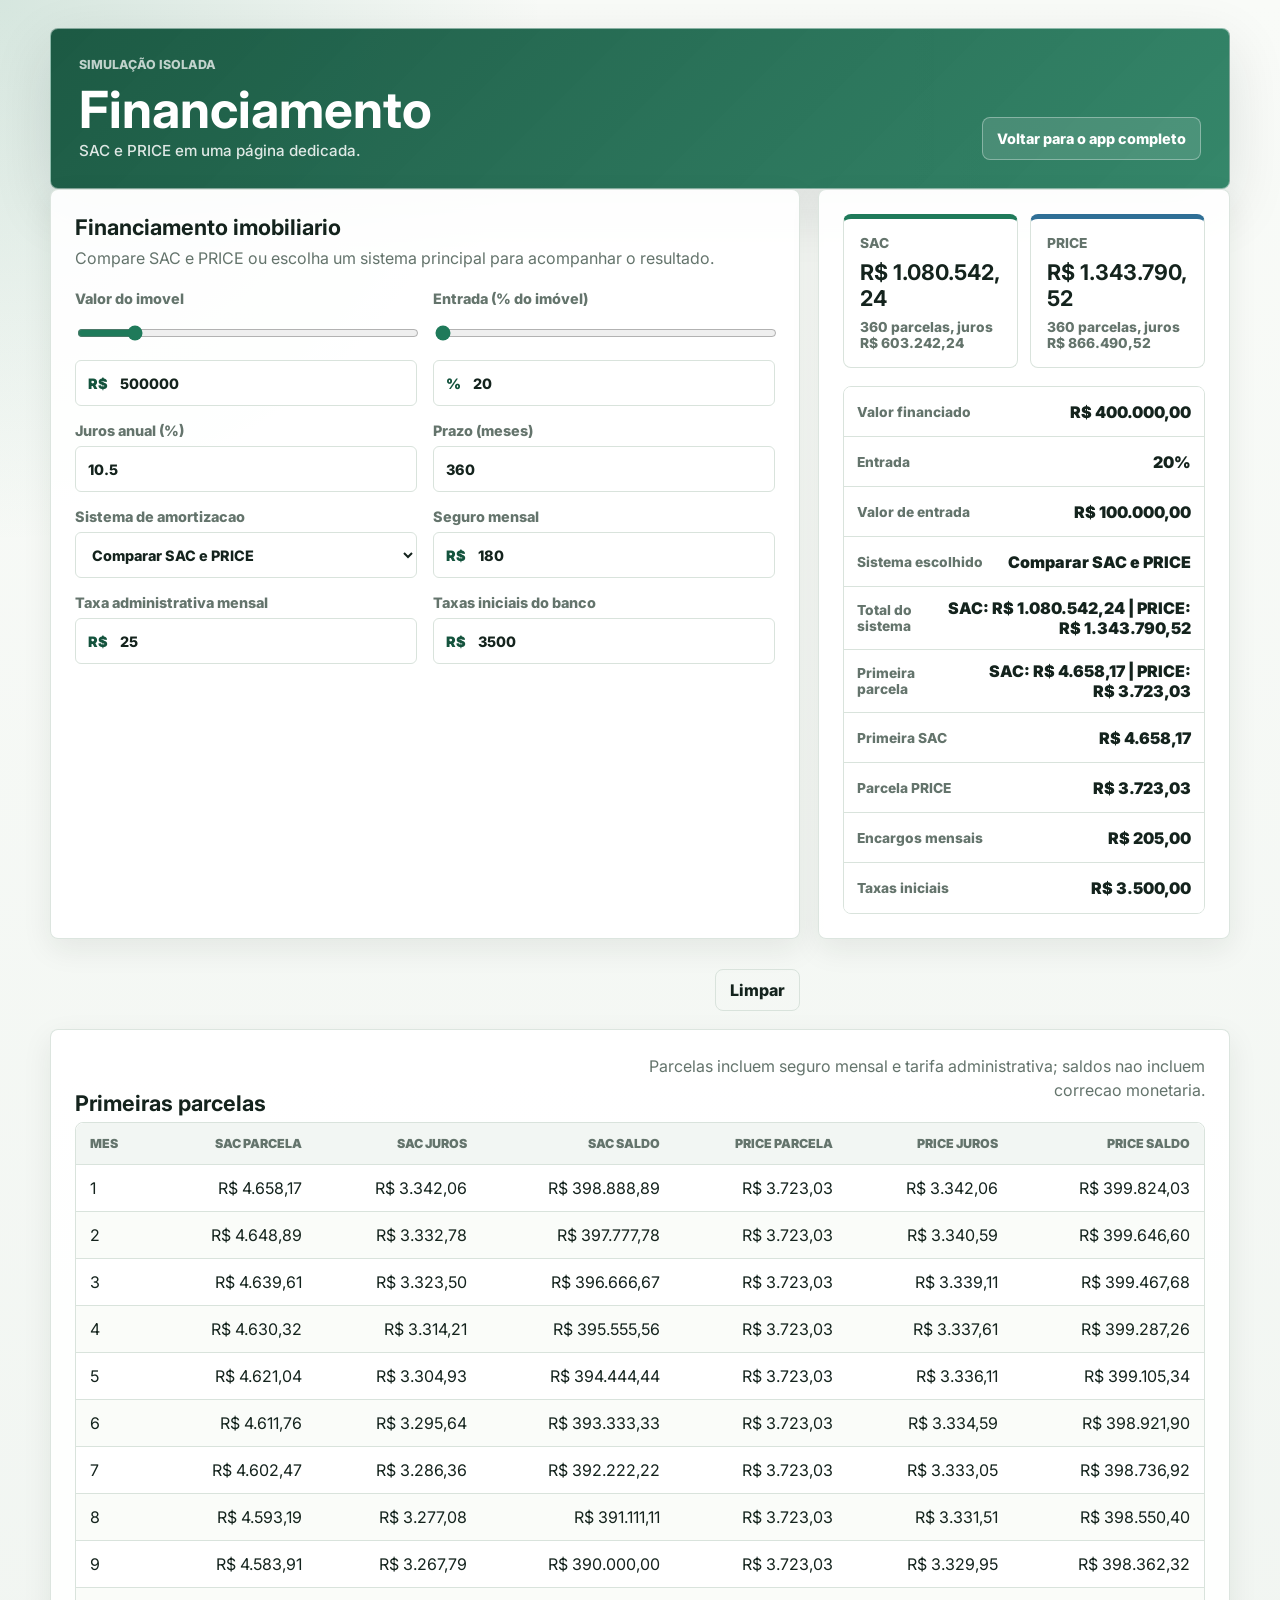
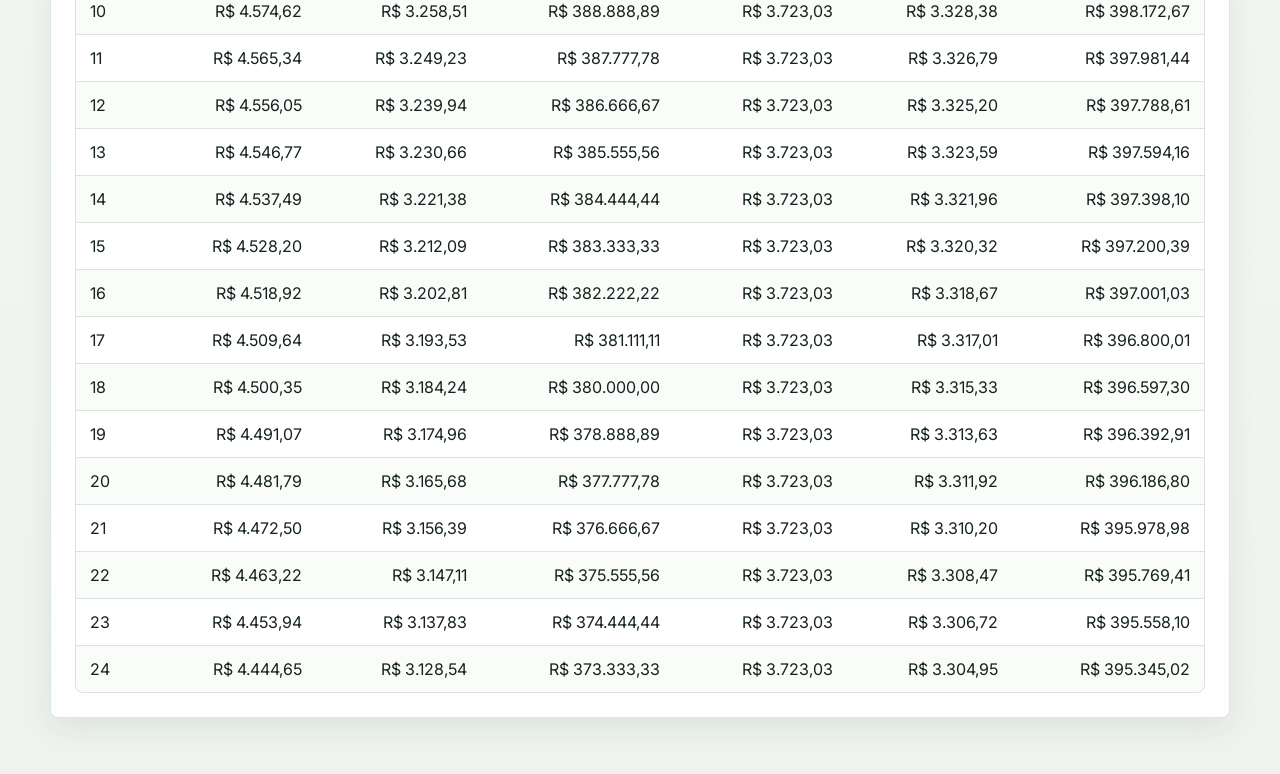
<file: financiamento.html>
<!DOCTYPE html>
<html lang="pt-BR">
<head>
  <meta charset="UTF-8">
  <meta name="viewport" content="width=device-width, initial-scale=1.0">
  <title>Financiamento</title>
  <link rel="preconnect" href="https://fonts.googleapis.com">
  <link rel="preconnect" href="https://fonts.gstatic.com" crossorigin>
  <link href="https://fonts.googleapis.com/css2?family=Inter:wght@400;500;600;700;800&display=swap" rel="stylesheet">
  <link rel="stylesheet" href="page.css">
</head>
<body>
  <main class="app-shell">
    <header class="app-header">
      <div class="brand">
        <div class="brand-text">
          <p class="eyebrow">Simulação isolada</p>
          <h1>Financiamento</h1>
          <p class="tagline">SAC e PRICE em uma página dedicada.</p>
        </div>
      </div>
      <div class="header-actions">
        <a class="source-link" href="index.html">Voltar para o app completo</a>
      </div>
    </header>

    <section class="tab-view active" id="mortgage">
      <form class="calculator" id="mortgage-form">
        <div class="form-panel">
          <div class="section-title">
            <h2>Financiamento imobiliario</h2>
            <p>Compare SAC e PRICE ou escolha um sistema principal para acompanhar o resultado.</p>
          </div>
          <div class="field-grid">
            <label>
              Valor do imovel
              <div class="range-field">
                <input type="range" id="propertyValueRange" min="50000" max="3000000" step="10000" value="500000">
                <span class="money-input"><span>R$</span><input type="number" id="propertyValue" min="0" step="1000" inputmode="decimal" placeholder="Ex: 500000" value="500000"></span>
              </div>
            </label>
            <label>
              Entrada (% do imóvel)
              <div class="range-field">
                <input type="range" id="downPaymentPercentRange" min="20" max="100" step="1" value="20">
                <span class="money-input"><span>%</span><input type="number" id="downPaymentPercent" min="20" max="100" step="1" inputmode="decimal" placeholder="Ex: 20" value="20"></span>
              </div>
            </label>
            <label>
              Juros anual (%)
              <input type="number" id="mortgageAnnualRate" min="0" step="0.01" inputmode="decimal" placeholder="Ex: 10.5" value="10.5">
            </label>
            <label>
              Prazo (meses)
              <input type="number" id="mortgageTerm" min="1" step="1" inputmode="numeric" placeholder="Ex: 360" value="360">
            </label>
            <label>
              Sistema de amortizacao
              <select id="mortgageSystem">
                <option value="compare">Comparar SAC e PRICE</option>
                <option value="sac">SAC</option>
                <option value="price">PRICE</option>
              </select>
            </label>
            <label>
              Seguro mensal
              <span class="money-input"><span>R$</span><input type="number" id="monthlyInsurance" min="0" step="10" inputmode="decimal" placeholder="Ex: 180" value="180"></span>
            </label>
            <label>
              Taxa administrativa mensal
              <span class="money-input"><span>R$</span><input type="number" id="monthlyAdminFee" min="0" step="5" inputmode="decimal" placeholder="Ex: 25" value="25"></span>
            </label>
            <label>
              Taxas iniciais do banco
              <span class="money-input"><span>R$</span><input type="number" id="upfrontBankFees" min="0" step="100" inputmode="decimal" placeholder="Ex: 3500" value="3500"></span>
            </label>
          </div>
        </div>

        <aside class="result-panel">
          <div class="comparison">
            <article class="comparison-card" id="sacCard">
              <span>SAC</span>
              <strong id="sacTotal" role="status" aria-live="polite">R$ 0,00</strong>
              <small id="sacSummary">0 parcelas</small>
            </article>
            <article class="comparison-card" id="priceCard">
              <span>PRICE</span>
              <strong id="priceTotal" role="status" aria-live="polite">R$ 0,00</strong>
              <small id="priceSummary">0 parcelas</small>
            </article>
          </div>
          <div class="metric-list">
            <div><span>Valor financiado</span><strong id="financedAmount">R$ 0,00</strong></div>
            <div><span>Entrada</span><strong id="downPaymentPercentDisplay">20%</strong></div>
            <div><span>Valor de entrada</span><strong id="downPaymentAmount">R$ 0,00</strong></div>
            <div><span>Sistema escolhido</span><strong id="mortgageSelectedSystem">Comparar</strong></div>
            <div><span>Total do sistema</span><strong id="mortgageSelectedTotal">R$ 0,00</strong></div>
            <div><span>Primeira parcela</span><strong id="mortgageSelectedFirstPayment">R$ 0,00</strong></div>
            <div><span>Primeira SAC</span><strong id="sacFirstPayment">R$ 0,00</strong></div>
            <div><span>Parcela PRICE</span><strong id="priceFirstPayment">R$ 0,00</strong></div>
            <div><span>Encargos mensais</span><strong id="monthlyBankCharges">R$ 0,00</strong></div>
            <div><span>Taxas iniciais</span><strong id="upfrontFeesResult">R$ 0,00</strong></div>
          </div>
        </aside>
        <div class="controls-row">
          <button type="reset" class="btn btn-secondary">Limpar</button>
        </div>
      </form>

      <div class="schedule-panel">
        <div class="section-title compact">
          <h2>Primeiras parcelas</h2>
          <p>Parcelas incluem seguro mensal e tarifa administrativa; saldos nao incluem correcao monetaria.</p>
        </div>
        <div class="table-wrap">
          <table>
            <thead>
              <tr>
                <th id="scheduleColMonth">Mes</th>
                <th id="scheduleColPayment1">SAC parcela</th>
                <th id="scheduleColInterest1">SAC juros</th>
                <th id="scheduleColBalance1">SAC saldo</th>
                <th id="scheduleColPayment2">PRICE parcela</th>
                <th id="scheduleColInterest2">PRICE juros</th>
                <th id="scheduleColBalance2">PRICE saldo</th>
              </tr>
            </thead>
            <tbody id="scheduleRows"></tbody>
          </table>
        </div>
      </div>
    </section>
  </main>
  <script src="simulator-utils.js"></script>
  <script src="financiamento.js"></script>
</body>
</html>
</file>
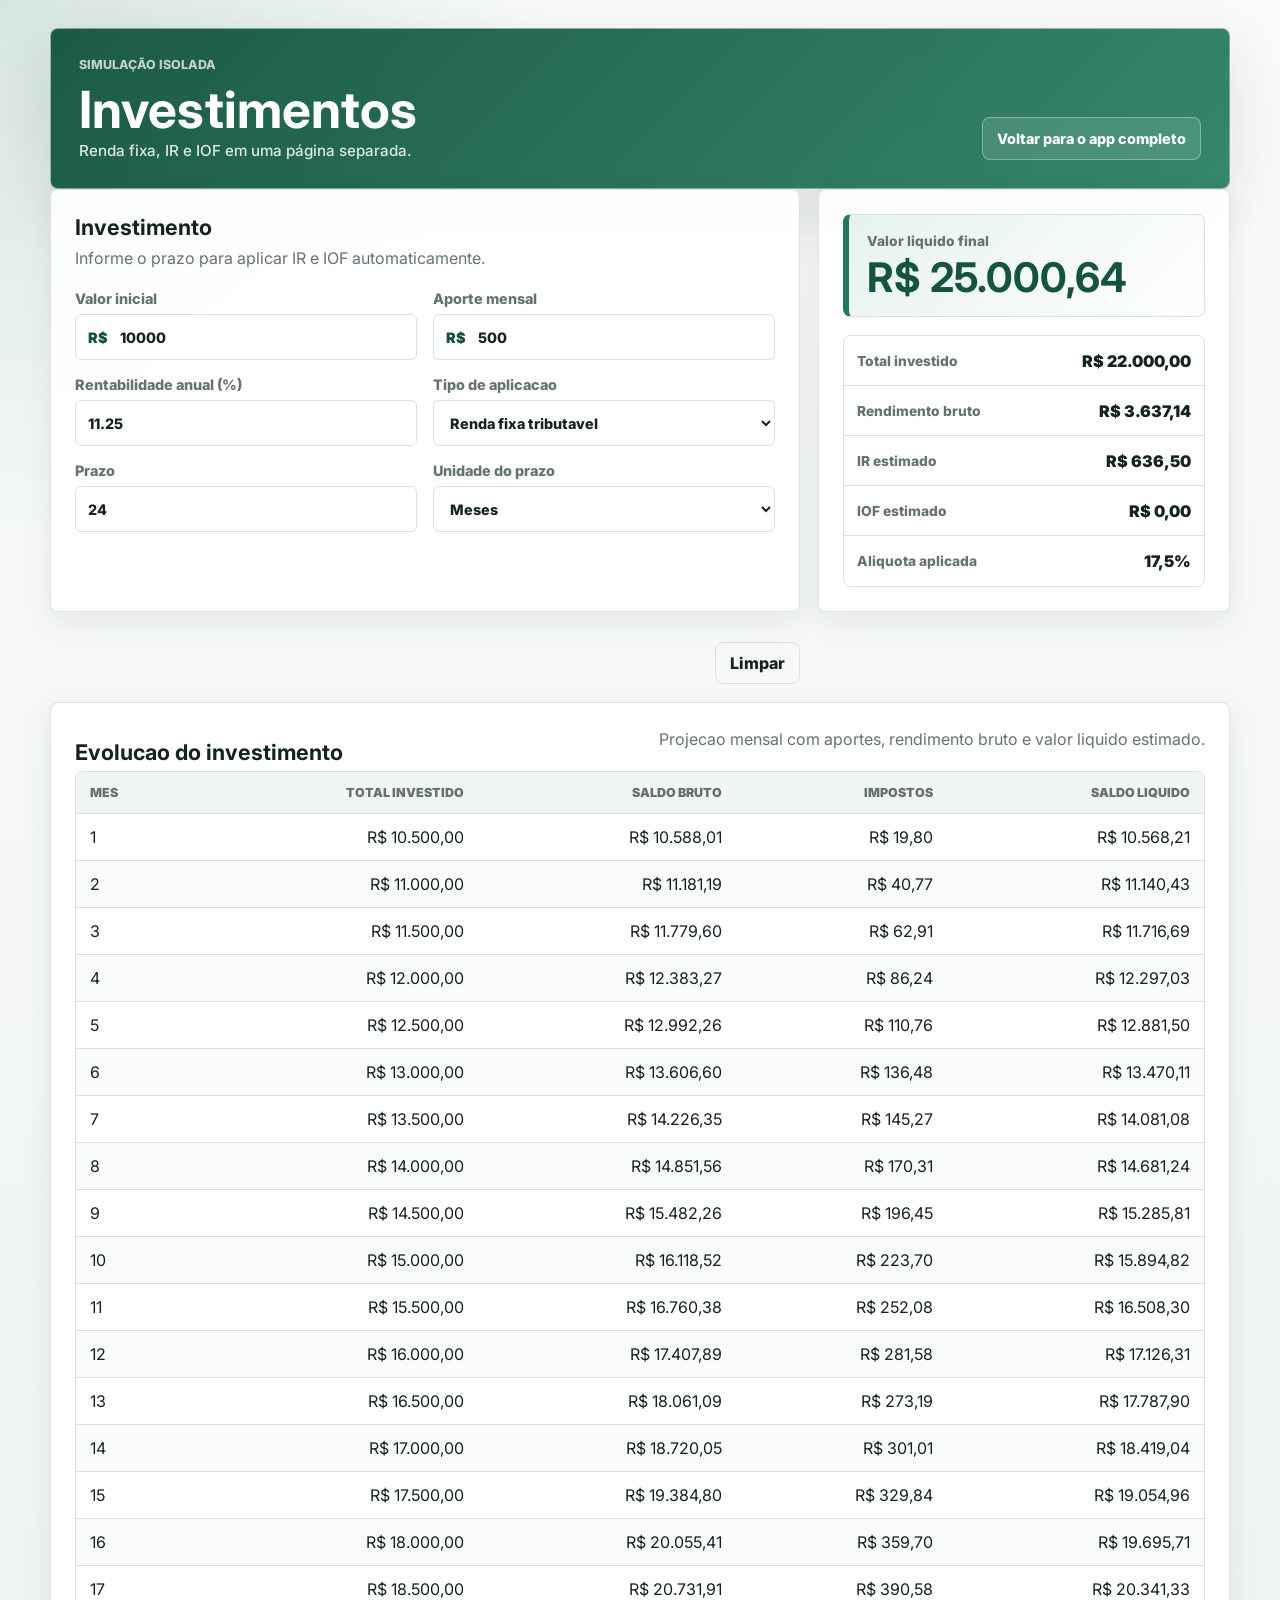
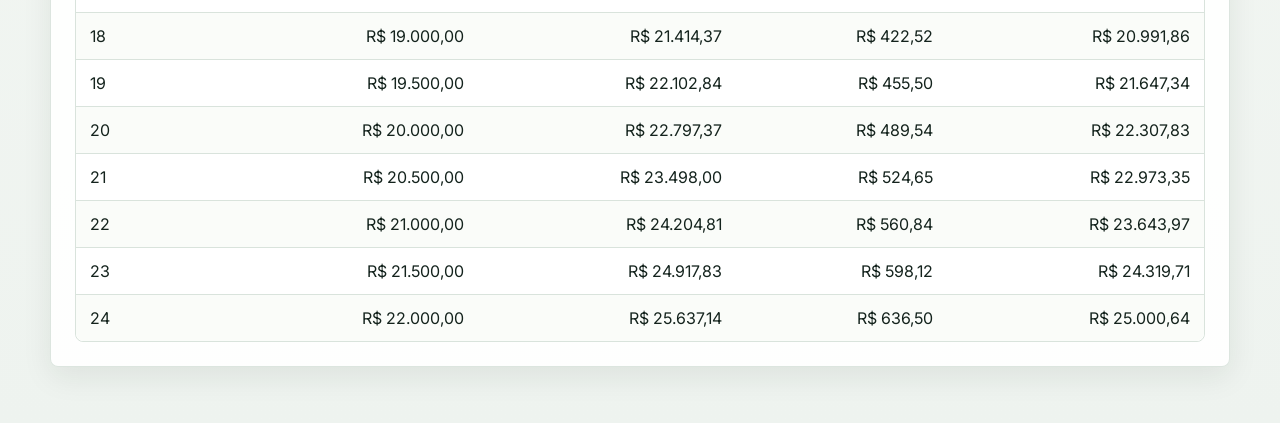
<file: investimentos.html>
<!DOCTYPE html>
<html lang="pt-BR">
<head>
  <meta charset="UTF-8">
  <meta name="viewport" content="width=device-width, initial-scale=1.0">
  <title>Investimentos</title>
  <link rel="preconnect" href="https://fonts.googleapis.com">
  <link rel="preconnect" href="https://fonts.gstatic.com" crossorigin>
  <link href="https://fonts.googleapis.com/css2?family=Inter:wght@400;500;600;700;800&display=swap" rel="stylesheet">
  <link rel="stylesheet" href="page.css">
</head>
<body>
  <main class="app-shell">
    <header class="app-header">
      <div class="brand">
        <div class="brand-text">
          <p class="eyebrow">Simulação isolada</p>
          <h1>Investimentos</h1>
          <p class="tagline">Renda fixa, IR e IOF em uma página separada.</p>
        </div>
      </div>
      <div class="header-actions">
        <a class="source-link" href="index.html">Voltar para o app completo</a>
      </div>
    </header>

    <section class="tab-view active">
      <form class="calculator" id="investment-form">
        <div class="form-panel">
          <div class="section-title">
            <h2>Investimento</h2>
            <p>Informe o prazo para aplicar IR e IOF automaticamente.</p>
          </div>
          <div class="field-grid">
            <label>
              Valor inicial
              <span class="money-input"><span>R$</span><input type="number" id="initialAmount" min="0" step="100" inputmode="decimal" placeholder="Ex: 10000" value="10000"></span>
            </label>
            <label>
              Aporte mensal
              <span class="money-input"><span>R$</span><input type="number" id="monthlyContribution" min="0" step="50" inputmode="decimal" placeholder="Ex: 500" value="500"></span>
            </label>
            <label>
              Rentabilidade anual (%)
              <input type="number" id="annualReturn" step="0.01" inputmode="decimal" placeholder="Ex: 11.25" value="11.25">
            </label>
            <label>
              Tipo de aplicacao
              <select id="investmentType">
                <option value="taxable">Renda fixa tributavel</option>
                <option value="exempt">LCI/LCA/CRI/CRA ou poupanca</option>
              </select>
            </label>
            <label>
              Prazo
              <input type="number" id="investmentTerm" min="1" step="1" inputmode="numeric" placeholder="Ex: 24" value="24">
            </label>
            <label>
              Unidade do prazo
              <select id="investmentTermUnit">
                <option value="months">Meses</option>
                <option value="years">Anos</option>
                <option value="days">Dias</option>
              </select>
            </label>
          </div>
        </div>

        <aside class="result-panel">
          <div class="metric primary">
            <span>Valor liquido final</span>
            <strong id="investmentNetValue" role="status" aria-live="polite">R$ 0,00</strong>
          </div>
          <div class="metric-list">
            <div><span>Total investido</span><strong id="investmentDeposited">R$ 0,00</strong></div>
            <div><span>Rendimento bruto</span><strong id="investmentGrossProfit">R$ 0,00</strong></div>
            <div><span>IR estimado</span><strong id="investmentIncomeTax">R$ 0,00</strong></div>
            <div><span>IOF estimado</span><strong id="investmentIof">R$ 0,00</strong></div>
            <div><span>Aliquota aplicada</span><strong id="investmentTaxRate">0%</strong></div>
          </div>
        </aside>
        <div class="controls-row">
          <button type="reset" class="btn btn-secondary">Limpar</button>
        </div>
      </form>

      <div class="schedule-panel">
        <div class="section-title compact">
          <h2>Evolucao do investimento</h2>
          <p>Projecao mensal com aportes, rendimento bruto e valor liquido estimado.</p>
        </div>
        <div class="table-wrap">
          <table>
            <thead>
              <tr>
                <th>Mes</th>
                <th>Total investido</th>
                <th>Saldo bruto</th>
                <th>Impostos</th>
                <th>Saldo liquido</th>
              </tr>
            </thead>
            <tbody id="investmentRows"></tbody>
          </table>
        </div>
      </div>
    </section>
  </main>
  <script src="simulator-utils.js"></script>
  <script src="investimentos.js"></script>
</body>
</html>
</file>
<file: page.css>
:root {
  color-scheme: light;
  --bg: #eef3ef;
  --bg-soft: #f7f9f6;
  --ink: #14231d;
  --muted: #64746c;
  --line: #d9e3dc;
  --panel: #ffffff;
  --panel-soft: #f8fbf8;
  --accent: #1f7a5a;
  --accent-dark: #14533d;
  --accent-soft: #e6f3ed;
  --gold: #b88421;
  --gold-soft: #fff5dc;
  --blue: #2f6f96;
  --blue-soft: #e8f3f7;
  --danger-soft: #fff2ec;
  --shadow: 0 20px 60px rgba(20, 35, 29, 0.12);
  --shadow-soft: 0 10px 30px rgba(20, 35, 29, 0.08);
  --radius: 8px;
}

/* Additional design refinements */
/* smooth animations and improved accessibility */
*:focus { outline: none; }

/* header brand */
.brand {
  display: flex;
  gap: 18px;
  align-items: center;
}
.logo {
  width: 56px;
  height: 56px;
  flex: 0 0 56px;
  display: grid;
  place-items: center;
}
.brand-text .tagline {
  color: rgba(255,255,255,0.9);
  font-weight: 500;
  margin: 6px 0 0;
  font-size: 0.95rem;
  opacity: 0.95;
}
.header-actions { display:flex; gap:12px; align-items:center; }
.source-link { transition: transform 0.18s ease, background 0.18s ease; }
.source-link:active { transform: translateY(1px); }

/* call-to-action (small) */
.cta {
  background: #fff;
  color: var(--accent-dark);
  padding: 10px 14px;
  border-radius: 8px;
  font-weight: 800;
  text-decoration: none;
  box-shadow: 0 6px 18px rgba(31,122,90,0.08);
}

/* tabs visual polish */
.tabs { padding: 8px; }
.tab-button { padding: 10px 18px; border-radius: 999px; }
.tab-button.active { background: linear-gradient(90deg,var(--accent),var(--accent-dark)); }

/* inputs and controls */
input, select, .money-input { transition: box-shadow 0.18s ease, transform 0.08s ease; }
input:focus, select:focus, .money-input:focus-within { transform: translateY(-2px); }

/* result cards */
.metric { padding: 20px; }
.comparison-card { transition: transform 0.14s ease, box-shadow 0.14s ease; }
.comparison-card:hover { transform: translateY(-6px); box-shadow: var(--shadow); }

/* table improvements */
table { background: white; border-radius: 8px; overflow: hidden; }
th, td { padding: 12px 16px; }

/* responsive tweaks */
@media (max-width: 860px) {
  .brand-text .tagline { font-size: 0.9rem; }
  .logo { width: 48px; height: 48px; }
  .app-shell { padding-left: 12px; padding-right: 12px; }
}

/* Accessibility helpers */
.visually-hidden {
  position: absolute !important;
  height: 1px; width: 1px;
  overflow: hidden; clip: rect(1px, 1px, 1px, 1px);
  white-space: nowrap; border: 0; padding: 0; margin: -1px;
}

/* Buttons */
.btn { font-weight: 800; border-radius: 8px; padding: 10px 14px; border: 0; cursor: pointer; }
.btn-primary { background: linear-gradient(90deg,var(--accent),var(--accent-dark)); color: #fff; box-shadow: 0 8px 20px rgba(31,122,90,0.12); }
.btn-secondary { background: transparent; border: 1px solid var(--line); color: var(--ink); }
.controls-row { display:flex; gap:12px; justify-content:flex-end; margin-top:12px; }

/* Make result metrics announce changes for screen readers */
[role="status"], [aria-live] { position: relative; }

* {
  box-sizing: border-box;
}

body {
  margin: 0;
  background:
    radial-gradient(circle at top left, rgba(31, 122, 90, 0.16), transparent 34rem),
    linear-gradient(180deg, #f9fbf8 0%, var(--bg) 100%);
  color: var(--ink);
  font-family: Inter, Arial, sans-serif;
}

button,
input,
select {
  font: inherit;
}

.app-shell {
  width: min(1180px, calc(100% - 32px));
  margin: 0 auto;
  padding: 28px 0 56px;
}

.app-header {
  align-items: end;
  background:
    linear-gradient(135deg, rgba(20, 83, 61, 0.96), rgba(31, 122, 90, 0.9)),
    linear-gradient(90deg, rgba(255, 255, 255, 0.1), transparent);
  border: 1px solid rgba(255, 255, 255, 0.45);
  border-radius: var(--radius);
  box-shadow: var(--shadow);
  color: #fff;
  display: flex;
  gap: 18px;
  justify-content: space-between;
  padding: 28px;
}

.eyebrow {
  color: rgba(255, 255, 255, 0.72);
  font-size: 0.78rem;
  font-weight: 800;
  letter-spacing: 0;
  margin: 0 0 12px;
  text-transform: uppercase;
}

h1 {
  font-size: clamp(2rem, 4vw, 3.8rem);
  line-height: 1;
  margin: 0;
  max-width: 920px;
}

.source-link {
  background: rgba(255, 255, 255, 0.12);
  border: 1px solid rgba(255, 255, 255, 0.34);
  border-radius: var(--radius);
  color: #fff;
  font-size: 0.9rem;
  font-weight: 800;
  padding: 12px 14px;
  text-decoration: none;
  white-space: nowrap;
}

.source-link:hover {
  background: rgba(255, 255, 255, 0.18);
}

.tabs {
  background: rgba(255, 255, 255, 0.72);
  border: 1px solid var(--line);
  border-radius: var(--radius);
  box-shadow: var(--shadow-soft);
  display: flex;
  gap: 6px;
  margin: 18px 0;
  padding: 6px;
}

.tab-button,
.sub-tab-button {
  background: transparent;
  border: 0;
  border-radius: 6px;
  color: var(--muted);
  cursor: pointer;
  font-weight: 800;
  min-height: 42px;
  padding: 0 18px;
}

.tab-button:hover,
.sub-tab-button:hover {
  background: var(--panel-soft);
  color: var(--ink);
}

.tab-button.active,
.sub-tab-button.active {
  background: var(--ink);
  color: #fff;
  box-shadow: 0 8px 20px rgba(20, 35, 29, 0.18);
}

.tab-view {
  display: none;
}

.tab-view.active {
  display: block;
}

.sub-tabs {
  background: var(--panel-soft);
  border: 1px solid var(--line);
  border-radius: var(--radius);
  display: inline-flex;
  gap: 6px;
  margin: 0 0 16px;
  padding: 5px;
}

.sub-tab-view {
  display: none;
}

.sub-tab-view.active {
  display: block;
}

.calculator {
  display: grid;
  gap: 18px;
  grid-template-columns: minmax(0, 1.55fr) minmax(320px, 0.85fr);
}

.form-panel,
.result-panel,
.schedule-panel {
  background: rgba(255, 255, 255, 0.92);
  border: 1px solid rgba(217, 227, 220, 0.9);
  border-radius: var(--radius);
  box-shadow: var(--shadow-soft);
  padding: 24px;
}

.result-panel {
  align-self: start;
  display: grid;
  gap: 18px;
  position: sticky;
  top: 18px;
}

.section-title h2 {
  font-size: 1.35rem;
  margin: 0 0 6px;
}

.section-title p {
  color: var(--muted);
  line-height: 1.5;
  margin: 0 0 20px;
}

.section-title.compact {
  align-items: end;
  display: flex;
  gap: 18px;
  justify-content: space-between;
}

.section-title.compact p {
  max-width: 560px;
  text-align: right;
}

.field-grid {
  display: grid;
  gap: 16px;
  grid-template-columns: repeat(2, minmax(0, 1fr));
}

label {
  color: var(--muted);
  display: grid;
  font-size: 0.9rem;
  font-weight: 800;
  gap: 7px;
}

.checkbox-field {
  background: var(--accent-soft);
  border: 1px solid #cfe5da;
  border-radius: var(--radius);
  padding: 12px;
}

.checkbox-field > span:first-child {
  align-items: center;
  color: var(--ink);
  display: flex;
  gap: 10px;
}

.checkbox-field input {
  accent-color: var(--accent);
  min-height: auto;
  width: auto;
}

input,
select {
  background: var(--panel);
  border: 1px solid var(--line);
  border-radius: 6px;
  color: var(--ink);
  min-height: 46px;
  outline: none;
  padding: 0 12px;
  transition: border-color 0.16s ease, box-shadow 0.16s ease, background 0.16s ease;
  width: 100%;
}

input:hover,
select:hover,
.money-input:hover {
  border-color: #bed0c5;
}

input:focus,
select:focus {
  border-color: var(--accent);
  box-shadow: 0 0 0 3px rgba(31, 122, 90, 0.14);
}

.money-input {
  align-items: center;
  background: var(--panel);
  border: 1px solid var(--line);
  border-radius: 6px;
  display: grid;
  grid-template-columns: auto 1fr;
  min-height: 46px;
  transition: border-color 0.16s ease, box-shadow 0.16s ease;
}

.money-input > span {
  color: var(--accent-dark);
  font-weight: 900;
  padding-left: 12px;
}

.money-input input {
  background: transparent;
  border: 0;
  min-height: 44px;
}

.money-input:focus-within {
  border-color: var(--accent);
  box-shadow: 0 0 0 3px rgba(31, 122, 90, 0.14);
}

.money-input input:focus {
  box-shadow: none;
}

input[type="range"] {
  accent-color: var(--accent);
  border: 0;
  min-height: 34px;
  padding: 0;
}

.range-field {
  display: grid;
  gap: 8px;
}

.field-hint {
  color: #738179;
  font-size: 0.78rem;
  font-weight: 500;
  line-height: 1.35;
}

.hidden {
  display: none;
}

.metric {
  background:
    linear-gradient(135deg, rgba(230, 243, 237, 0.98), rgba(255, 255, 255, 0.98));
  border: 1px solid #cfe5da;
  border-left: 6px solid var(--accent);
  border-radius: var(--radius);
  display: grid;
  gap: 8px;
  padding: 18px;
}

.metric span,
.metric-list span,
.comparison-card span,
.comparison-card small {
  color: var(--muted);
  font-size: 0.86rem;
  font-weight: 800;
}

.metric strong {
  color: var(--accent-dark);
  font-size: clamp(1.75rem, 4vw, 2.55rem);
  line-height: 1;
  overflow-wrap: anywhere;
}

.metric-list {
  border: 1px solid var(--line);
  border-radius: var(--radius);
  display: grid;
  overflow: hidden;
}

.metric-list div {
  align-items: center;
  background: var(--panel);
  border-bottom: 1px solid var(--line);
  display: flex;
  gap: 12px;
  justify-content: space-between;
  min-height: 50px;
  padding: 11px 13px;
}

.metric-list div:last-child {
  border-bottom: 0;
}

.metric-list .highlight-row {
  background: var(--blue-soft);
  border-left: 4px solid var(--blue);
}

.metric-list strong {
  color: var(--ink);
  font-weight: 900;
  text-align: right;
}

.comparison {
  display: grid;
  gap: 12px;
  grid-template-columns: repeat(2, minmax(0, 1fr));
}

.comparison-card {
  background: var(--panel);
  border: 1px solid var(--line);
  border-radius: var(--radius);
  display: grid;
  gap: 8px;
  min-height: 124px;
  padding: 16px;
}

.comparison-card:first-child {
  border-top: 5px solid var(--accent);
}

.comparison-card:last-child {
  border-top: 5px solid var(--blue);
}

.comparison-card strong {
  font-size: 1.35rem;
  overflow-wrap: anywhere;
}

.schedule-panel {
  margin-top: 18px;
}

.table-wrap {
  border: 1px solid var(--line);
  border-radius: var(--radius);
  overflow-x: auto;
}

table {
  border-collapse: collapse;
  min-width: 760px;
  width: 100%;
}

th,
td {
  border-bottom: 1px solid var(--line);
  padding: 13px 14px;
  text-align: right;
  white-space: nowrap;
}

tbody tr:nth-child(even) {
  background: #fafcf9;
}

tbody tr:hover {
  background: var(--accent-soft);
}

tbody tr:last-child td {
  border-bottom: 0;
}

th:first-child,
td:first-child {
  text-align: left;
}

th {
  background: #f2f6f3;
  color: var(--muted);
  font-size: 0.78rem;
  font-weight: 900;
  text-transform: uppercase;
}

@media (max-width: 860px) {
  .app-shell {
    width: min(100% - 20px, 720px);
    padding-top: 10px;
  }

  .app-header,
  .calculator {
    grid-template-columns: 1fr;
  }

  .app-header {
    align-items: start;
    display: grid;
    padding: 22px;
  }

  .result-panel {
    position: static;
  }

  .field-grid,
  .comparison {
    grid-template-columns: 1fr;
  }

  .tabs,
  .sub-tabs {
    display: grid;
    grid-template-columns: 1fr;
  }

  .section-title.compact {
    align-items: start;
    display: grid;
  }

  .section-title.compact p {
    text-align: left;
  }
}
</file>
